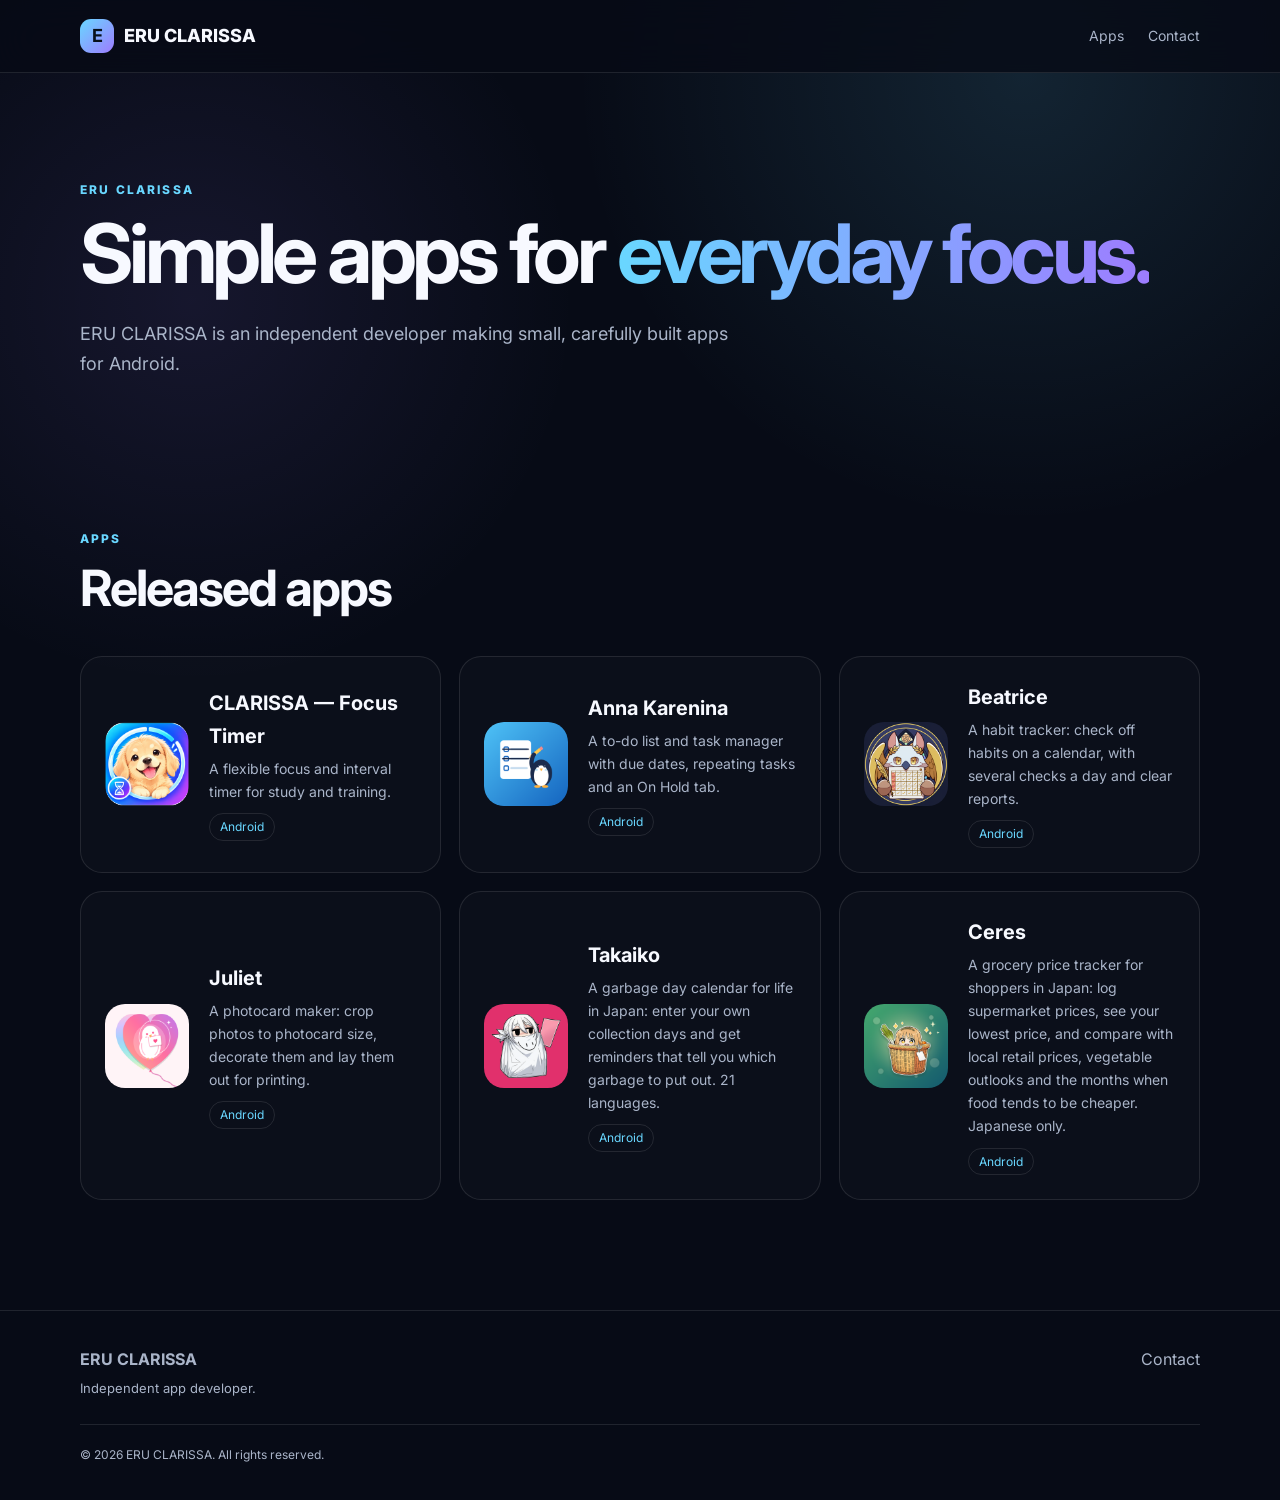
<file: index.html>
<!doctype html>
<html lang="en">
<head>
<meta charset="utf-8"><meta name="viewport" content="width=device-width,initial-scale=1">
<meta name="description" content="Apps by ERU CLARISSA.">
<title>ERU CLARISSA — Apps</title><link rel="stylesheet" href="styles.css?v=2">
</head>
<body>
<header><nav class="nav wrap"><a class="brand" href="index.html"><b>E</b> ERU CLARISSA</a>
<div><a href="#apps">Apps</a><a href="contact.html">Contact</a></div></nav></header>
<main>
<section class="hero" style="padding-bottom:40px"><div class="wrap">
<p class="eyebrow">ERU CLARISSA</p>
<h1>Simple apps for <span>everyday focus.</span></h1>
<p class="lead">ERU CLARISSA is an independent developer making small, carefully built apps for Android.</p>
</div></section>

<section id="apps" class="apps"><div class="wrap">
<p class="eyebrow">APPS</p><h2>Released apps</h2>
<div class="app-list">
<a class="app-card" href="focusflow/">
<img src="focusflow/icon.png" alt="CLARISSA — Focus Timer icon">
<div><h3>CLARISSA — Focus Timer</h3><p>A flexible focus and interval timer for study and training.</p><span class="tag">Android</span></div>
</a>
<a class="app-card" href="annakarenina/">
<img src="annakarenina/icon.png" alt="Anna Karenina icon">
<div><h3>Anna Karenina</h3><p>A to-do list and task manager with due dates, repeating tasks and an On Hold tab.</p><span class="tag">Android</span></div>
</a>
<a class="app-card" href="beatrice/">
<img src="beatrice/icon.png" alt="Beatrice icon">
<div><h3>Beatrice</h3><p>A habit tracker: check off habits on a calendar, with several checks a day and clear reports.</p><span class="tag">Android</span></div>
</a>
<a class="app-card" href="juliet/">
<img src="juliet/icon.png" alt="Juliet icon">
<div><h3>Juliet</h3><p>A photocard maker: crop photos to photocard size, decorate them and lay them out for printing.</p><span class="tag">Android</span></div>
</a>
<a class="app-card" href="takaiko/">
<img src="takaiko/icon.png" alt="Takaiko icon">
<div><h3>Takaiko</h3><p>A garbage day calendar for life in Japan: enter your own collection days and get reminders that tell you which garbage to put out. 21 languages.</p><span class="tag">Android</span></div>
</a>
<a class="app-card" href="ceres/">
<img src="ceres/icon.png" alt="Ceres icon">
<div><h3>Ceres</h3><p>A grocery price tracker for shoppers in Japan: log supermarket prices, see your lowest price, and compare with local retail prices, vegetable outlooks and the months when food tends to be cheaper. Japanese only.</p><span class="tag">Android</span></div>
</a>
</div>
</div></section>
</main>
<footer><div class="wrap foot"><div><b>ERU CLARISSA</b><p>Independent app developer.</p></div><div><a href="contact.html">Contact</a></div></div><div class="wrap copy">© 2026 ERU CLARISSA. All rights reserved.</div></footer>
</body></html>
</file>
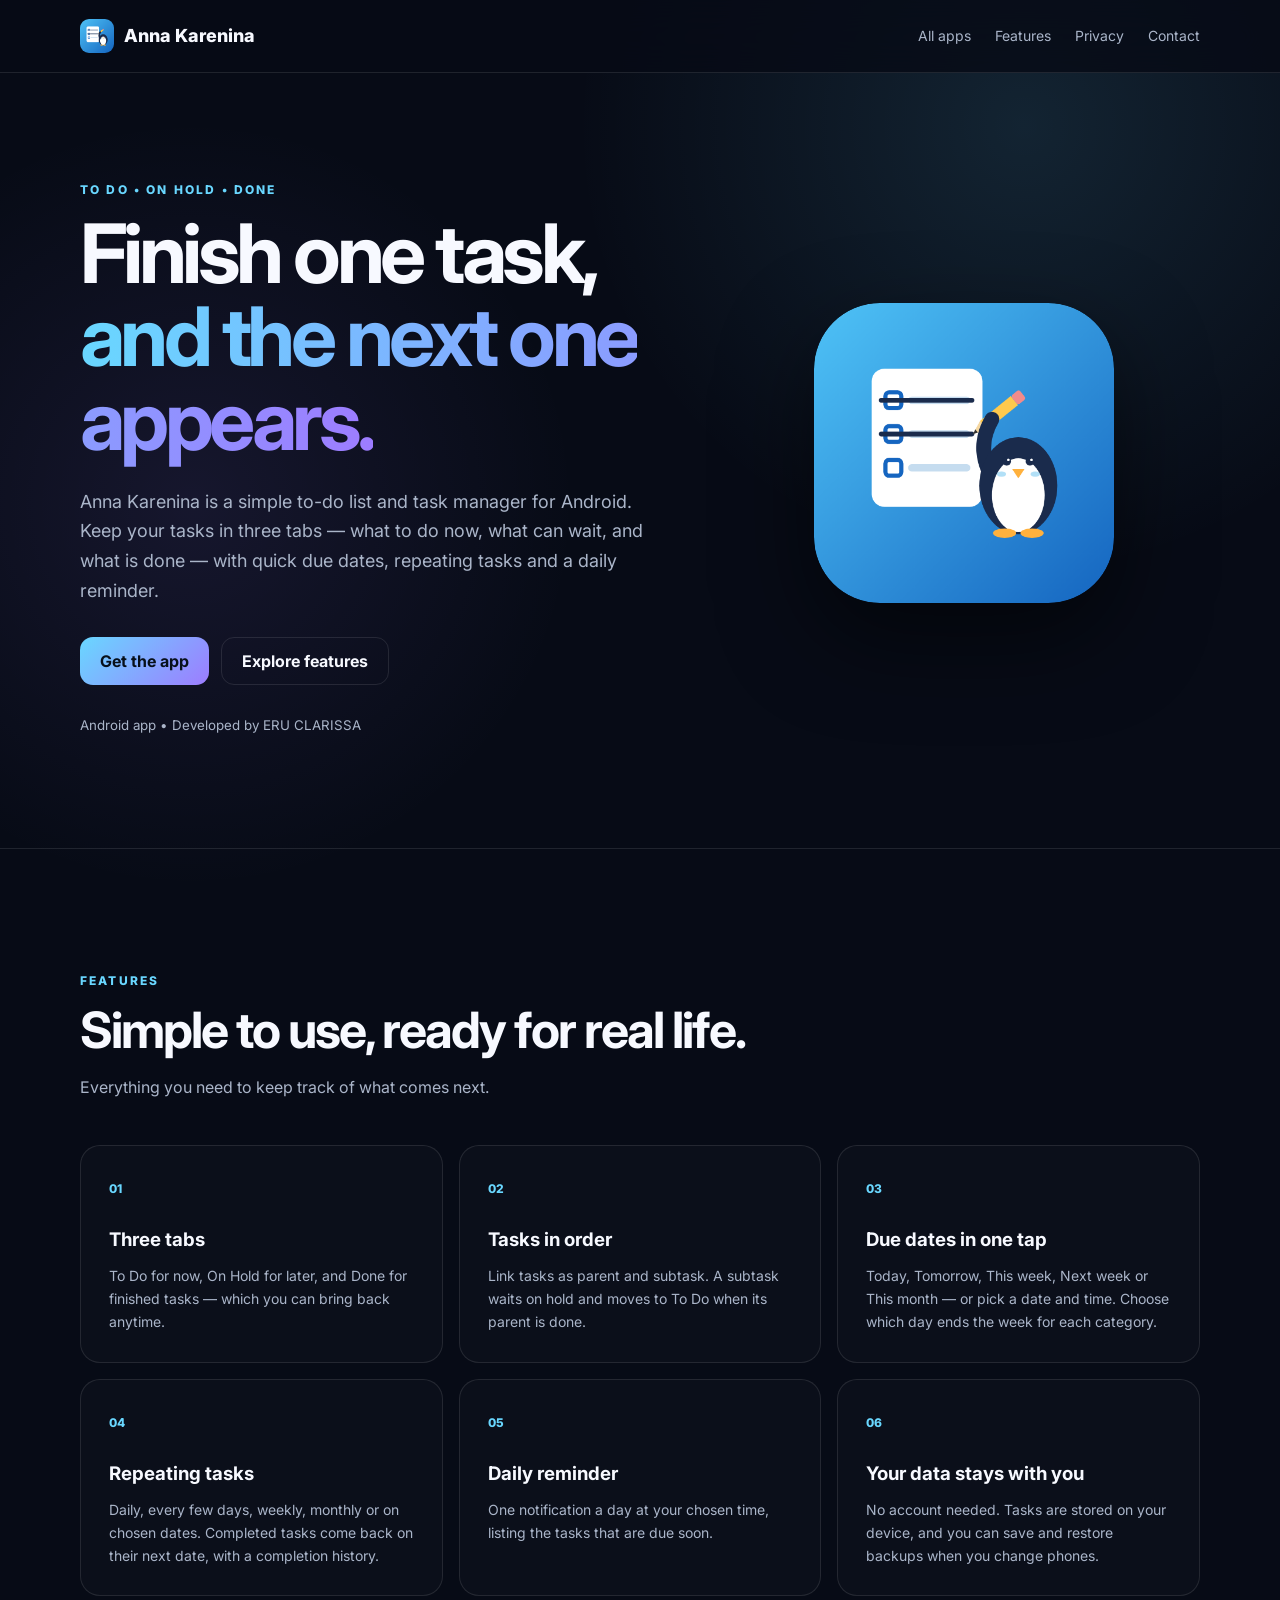
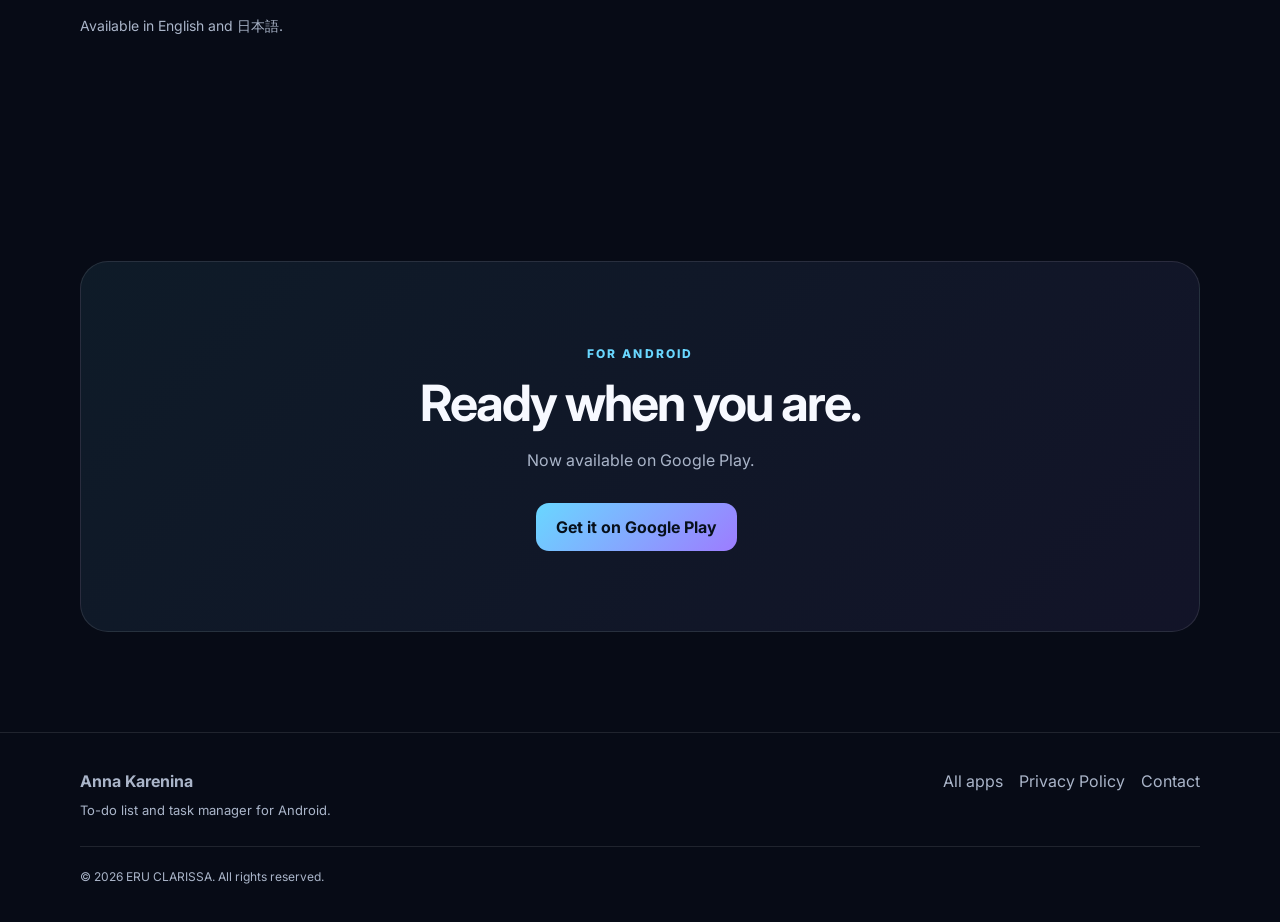
<file: annakarenina/index.html>
<!doctype html>
<html lang="en">
<head>
<meta charset="utf-8"><meta name="viewport" content="width=device-width,initial-scale=1">
<meta name="description" content="Anna Karenina: a to-do list and task manager for Android with due dates, repeating tasks and an On Hold tab.">
<title>Anna Karenina — To-Do List &amp; Tasks</title><link rel="stylesheet" href="../styles.css?v=2">
<link rel="icon" href="icon.png">
</head>
<body>
<header><nav class="nav wrap"><a class="brand" href="./"><img src="icon.png" alt="" width="34" height="34" style="width:34px;height:34px;border-radius:9px"> Anna Karenina</a>
<div><a href="../">All apps</a><a class="hide-sm" href="#features">Features</a><a href="privacy.html">Privacy</a><a href="../contact.html">Contact</a></div></nav></header>
<main>
<section class="hero"><div class="wrap hero-grid"><div>
<p class="eyebrow">TO DO • ON HOLD • DONE</p>
<h1>Finish one task, <span>and the next one appears.</span></h1>
<p class="lead">Anna Karenina is a simple to-do list and task manager for Android. Keep your tasks in three tabs — what to do now, what can wait, and what is done — with quick due dates, repeating tasks and a daily reminder.</p>
<p><a class="btn primary" href="#download">Get the app</a> <a class="btn" href="#features">Explore features</a></p>
<small>Android app • Developed by ERU CLARISSA</small>
</div>
<img class="hero-icon" src="icon.png" alt="Anna Karenina app icon">
</div></section>

<section id="features" class="section"><div class="wrap"><p class="eyebrow">FEATURES</p><h2>Simple to use, ready for real life.</h2><p class="muted intro">Everything you need to keep track of what comes next.</p>
<div class="grid">
<article><i>01</i><h3>Three tabs</h3><p>To Do for now, On Hold for later, and Done for finished tasks — which you can bring back anytime.</p></article>
<article><i>02</i><h3>Tasks in order</h3><p>Link tasks as parent and subtask. A subtask waits on hold and moves to To Do when its parent is done.</p></article>
<article><i>03</i><h3>Due dates in one tap</h3><p>Today, Tomorrow, This week, Next week or This month — or pick a date and time. Choose which day ends the week for each category.</p></article>
<article><i>04</i><h3>Repeating tasks</h3><p>Daily, every few days, weekly, monthly or on chosen dates. Completed tasks come back on their next date, with a completion history.</p></article>
<article><i>05</i><h3>Daily reminder</h3><p>One notification a day at your chosen time, listing the tasks that are due soon.</p></article>
<article><i>06</i><h3>Your data stays with you</h3><p>No account needed. Tasks are stored on your device, and you can save and restore backups when you change phones.</p></article>
</div>
<p class="langs">Available in English and 日本語.</p>
</div></section>

<section id="download" class="download"><div class="wrap cta"><p class="eyebrow">FOR ANDROID</p><h2>Ready when you are.</h2><p class="muted">Now available on Google Play.</p><a class="btn primary" href="https://play.google.com/store/apps/details?id=com.eruclarissa.annakarenina" target="_blank" rel="noopener">Get it on Google Play</a></div></section>
</main>
<footer><div class="wrap foot"><div><b>Anna Karenina</b><p>To-do list and task manager for Android.</p></div><div><a href="../">All apps</a>　<a href="privacy.html">Privacy Policy</a>　<a href="../contact.html">Contact</a></div></div><div class="wrap copy">© 2026 ERU CLARISSA. All rights reserved.</div></footer>
</body></html>
</file>
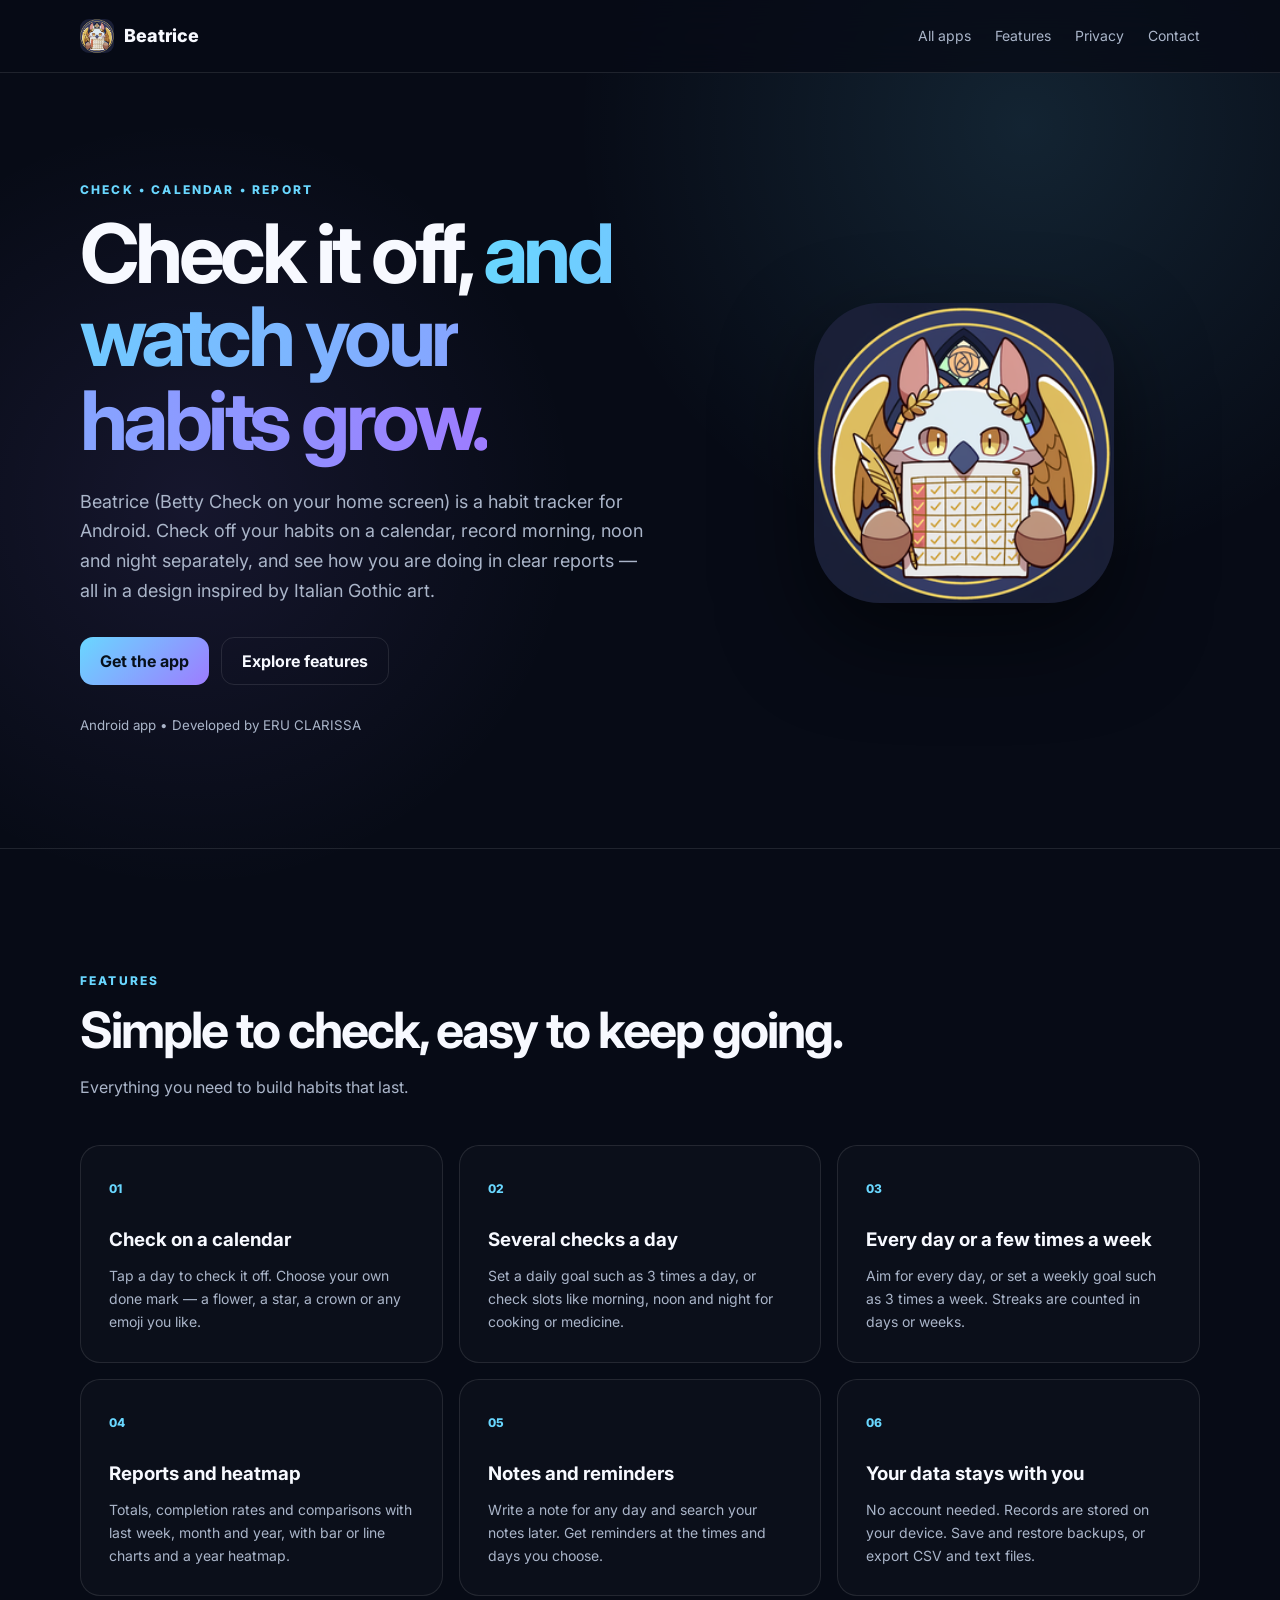
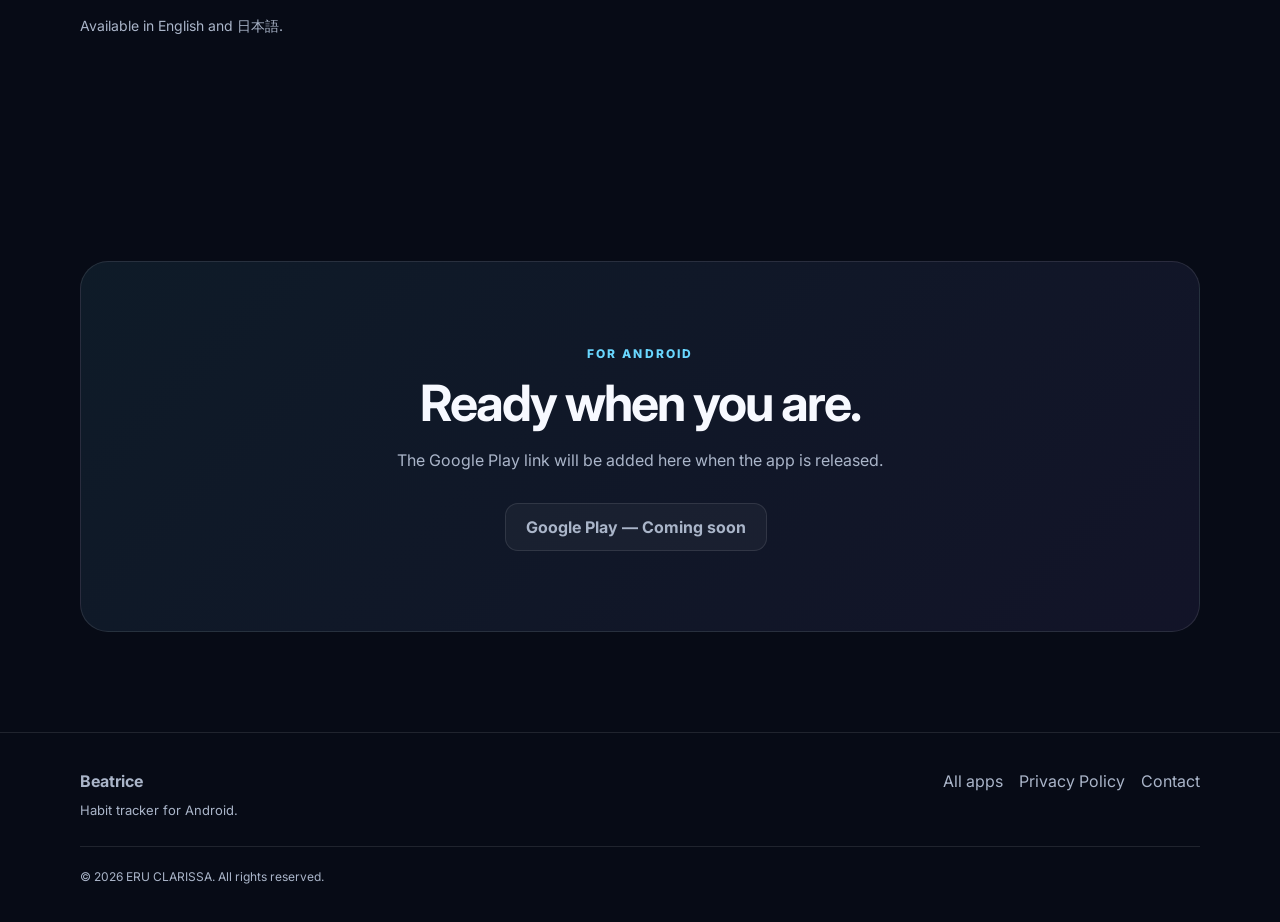
<file: beatrice/index.html>
<!doctype html>
<html lang="en">
<head>
<meta charset="utf-8"><meta name="viewport" content="width=device-width,initial-scale=1">
<meta name="description" content="Beatrice (Betty Check): a habit tracker for Android. Check off habits on a calendar, track several checks a day, and see your progress in reports.">
<title>Beatrice — Habit Tracker</title><link rel="stylesheet" href="../styles.css?v=2">
<link rel="icon" href="icon.png">
</head>
<body>
<header><nav class="nav wrap"><a class="brand" href="./"><img src="icon.png" alt="" width="34" height="34" style="width:34px;height:34px;border-radius:9px"> Beatrice</a>
<div><a href="../">All apps</a><a class="hide-sm" href="#features">Features</a><a href="privacy.html">Privacy</a><a href="../contact.html">Contact</a></div></nav></header>
<main>
<section class="hero"><div class="wrap hero-grid"><div>
<p class="eyebrow">CHECK • CALENDAR • REPORT</p>
<h1>Check it off, <span>and watch your habits grow.</span></h1>
<p class="lead">Beatrice (Betty Check on your home screen) is a habit tracker for Android. Check off your habits on a calendar, record morning, noon and night separately, and see how you are doing in clear reports — all in a design inspired by Italian Gothic art.</p>
<p><a class="btn primary" href="#download">Get the app</a> <a class="btn" href="#features">Explore features</a></p>
<small>Android app • Developed by ERU CLARISSA</small>
</div>
<img class="hero-icon" src="icon.png" alt="Beatrice app icon">
</div></section>

<section id="features" class="section"><div class="wrap"><p class="eyebrow">FEATURES</p><h2>Simple to check, easy to keep going.</h2><p class="muted intro">Everything you need to build habits that last.</p>
<div class="grid">
<article><i>01</i><h3>Check on a calendar</h3><p>Tap a day to check it off. Choose your own done mark — a flower, a star, a crown or any emoji you like.</p></article>
<article><i>02</i><h3>Several checks a day</h3><p>Set a daily goal such as 3 times a day, or check slots like morning, noon and night for cooking or medicine.</p></article>
<article><i>03</i><h3>Every day or a few times a week</h3><p>Aim for every day, or set a weekly goal such as 3 times a week. Streaks are counted in days or weeks.</p></article>
<article><i>04</i><h3>Reports and heatmap</h3><p>Totals, completion rates and comparisons with last week, month and year, with bar or line charts and a year heatmap.</p></article>
<article><i>05</i><h3>Notes and reminders</h3><p>Write a note for any day and search your notes later. Get reminders at the times and days you choose.</p></article>
<article><i>06</i><h3>Your data stays with you</h3><p>No account needed. Records are stored on your device. Save and restore backups, or export CSV and text files.</p></article>
</div>
<p class="langs">Available in English and 日本語.</p>
</div></section>

<section id="download" class="download"><div class="wrap cta"><p class="eyebrow">FOR ANDROID</p><h2>Ready when you are.</h2><p class="muted">The Google Play link will be added here when the app is released.</p><span class="btn disabled">Google Play — Coming soon</span></div></section>
</main>
<footer><div class="wrap foot"><div><b>Beatrice</b><p>Habit tracker for Android.</p></div><div><a href="../">All apps</a>　<a href="privacy.html">Privacy Policy</a>　<a href="../contact.html">Contact</a></div></div><div class="wrap copy">© 2026 ERU CLARISSA. All rights reserved.</div></footer>
</body></html>
</file>
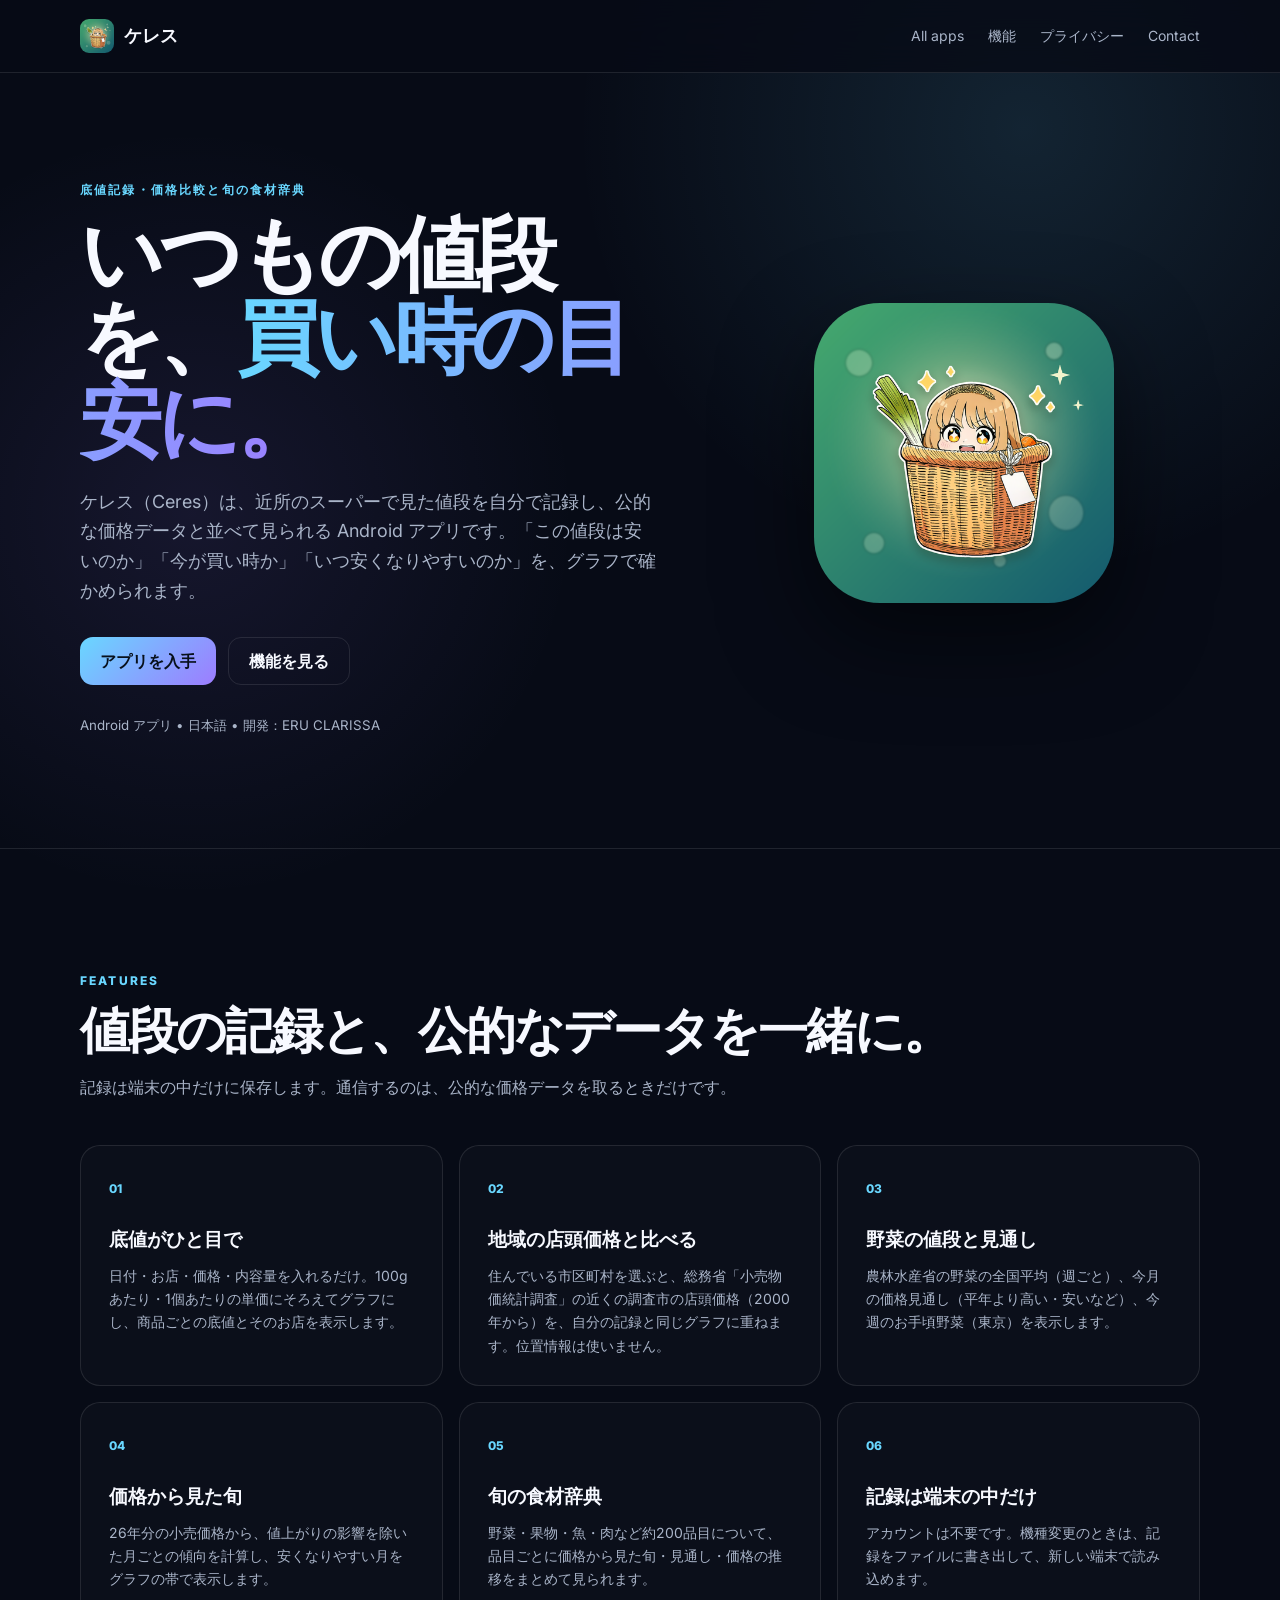
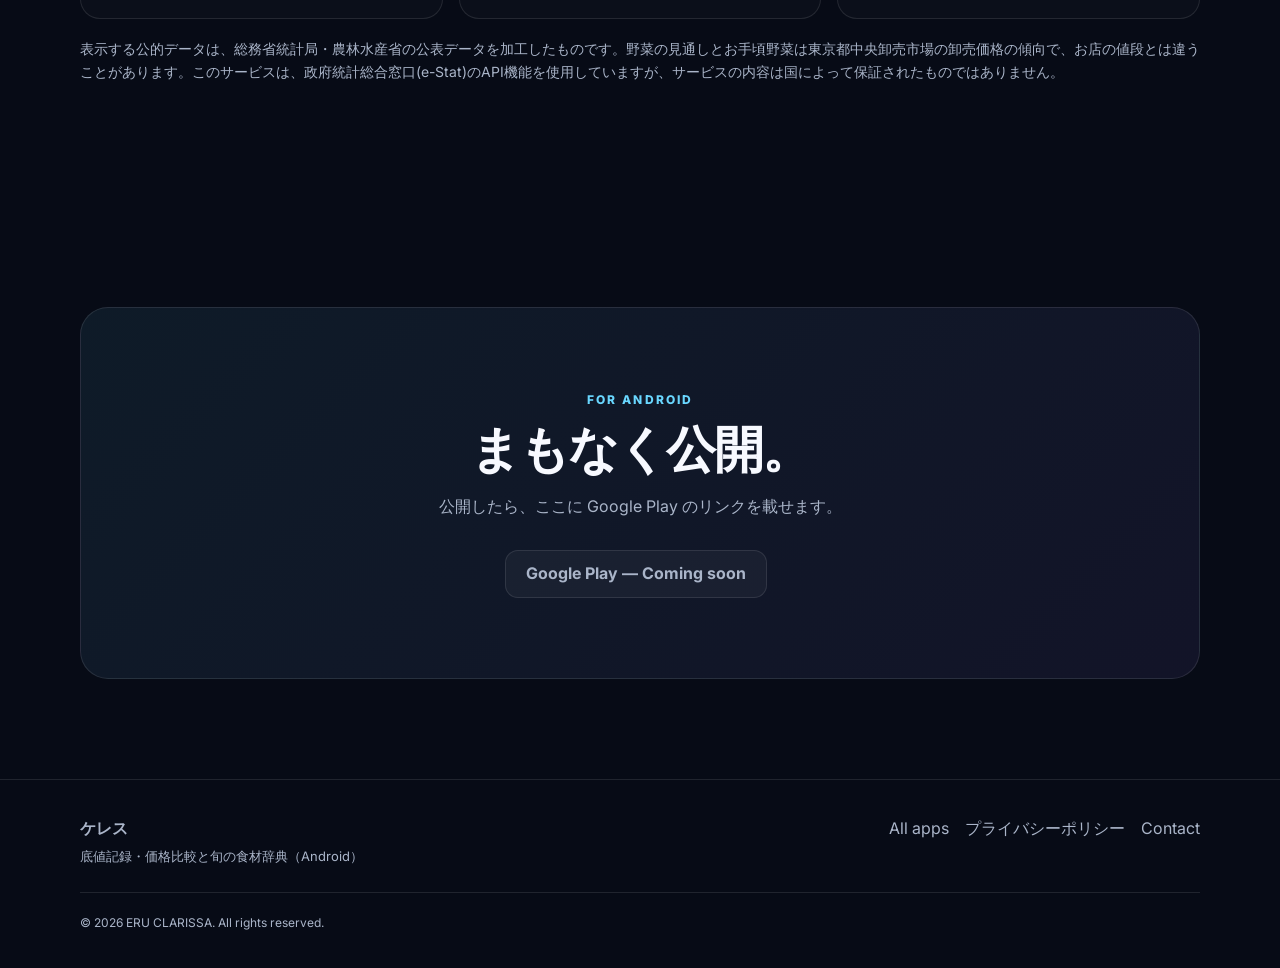
<file: ceres/index.html>
<!doctype html>
<html lang="ja">
<head>
<meta charset="utf-8"><meta name="viewport" content="width=device-width,initial-scale=1">
<meta name="description" content="ケレス（底値記録・価格比較と旬の食材辞典）：スーパーの値段を記録して底値をひと目で。地域の店頭価格・野菜の価格見通し・価格から見た旬と並べて、買い時が分かる Android アプリ。">
<title>ケレス — 底値記録・価格比較と旬の食材辞典</title><link rel="stylesheet" href="../styles.css?v=2">
<link rel="icon" href="icon.png">
</head>
<body>
<header><nav class="nav wrap"><a class="brand" href="./"><img src="icon.png" alt="" width="34" height="34" style="width:34px;height:34px;border-radius:9px"> ケレス</a>
<div><a href="../">All apps</a><a class="hide-sm" href="#features">機能</a><a href="privacy.html">プライバシー</a><a href="../contact.html">Contact</a></div></nav></header>
<main>
<section class="hero"><div class="wrap hero-grid"><div>
<p class="eyebrow">底値記録・価格比較と旬の食材辞典</p>
<h1>いつもの値段を、<span>買い時の目安に。</span></h1>
<p class="lead">ケレス（Ceres）は、近所のスーパーで見た値段を自分で記録し、公的な価格データと並べて見られる Android アプリです。「この値段は安いのか」「今が買い時か」「いつ安くなりやすいのか」を、グラフで確かめられます。</p>
<p><a class="btn primary" href="#download">アプリを入手</a> <a class="btn" href="#features">機能を見る</a></p>
<small>Android アプリ • 日本語 • 開発：ERU CLARISSA</small>
</div>
<img class="hero-icon" src="icon.png" alt="ケレスのアイコン">
</div></section>

<section id="features" class="section"><div class="wrap"><p class="eyebrow">FEATURES</p><h2>値段の記録と、公的なデータを一緒に。</h2><p class="muted intro">記録は端末の中だけに保存します。通信するのは、公的な価格データを取るときだけです。</p>
<div class="grid">
<article><i>01</i><h3>底値がひと目で</h3><p>日付・お店・価格・内容量を入れるだけ。100gあたり・1個あたりの単価にそろえてグラフにし、商品ごとの底値とそのお店を表示します。</p></article>
<article><i>02</i><h3>地域の店頭価格と比べる</h3><p>住んでいる市区町村を選ぶと、総務省「小売物価統計調査」の近くの調査市の店頭価格（2000年から）を、自分の記録と同じグラフに重ねます。位置情報は使いません。</p></article>
<article><i>03</i><h3>野菜の値段と見通し</h3><p>農林水産省の野菜の全国平均（週ごと）、今月の価格見通し（平年より高い・安いなど）、今週のお手頃野菜（東京）を表示します。</p></article>
<article><i>04</i><h3>価格から見た旬</h3><p>26年分の小売価格から、値上がりの影響を除いた月ごとの傾向を計算し、安くなりやすい月をグラフの帯で表示します。</p></article>
<article><i>05</i><h3>旬の食材辞典</h3><p>野菜・果物・魚・肉など約200品目について、品目ごとに価格から見た旬・見通し・価格の推移をまとめて見られます。</p></article>
<article><i>06</i><h3>記録は端末の中だけ</h3><p>アカウントは不要です。機種変更のときは、記録をファイルに書き出して、新しい端末で読み込めます。</p></article>
</div>
<p class="langs">表示する公的データは、総務省統計局・農林水産省の公表データを加工したものです。野菜の見通しとお手頃野菜は東京都中央卸売市場の卸売価格の傾向で、お店の値段とは違うことがあります。このサービスは、政府統計総合窓口(e-Stat)のAPI機能を使用していますが、サービスの内容は国によって保証されたものではありません。</p>
</div></section>

<section id="download" class="download"><div class="wrap cta"><p class="eyebrow">FOR ANDROID</p><h2>まもなく公開。</h2><p class="muted">公開したら、ここに Google Play のリンクを載せます。</p><span class="btn disabled">Google Play — Coming soon</span></div></section>
</main>
<footer><div class="wrap foot"><div><b>ケレス</b><p>底値記録・価格比較と旬の食材辞典（Android）</p></div><div><a href="../">All apps</a>　<a href="privacy.html">プライバシーポリシー</a>　<a href="../contact.html">Contact</a></div></div><div class="wrap copy">© 2026 ERU CLARISSA. All rights reserved.</div></footer>
</body></html>
</file>
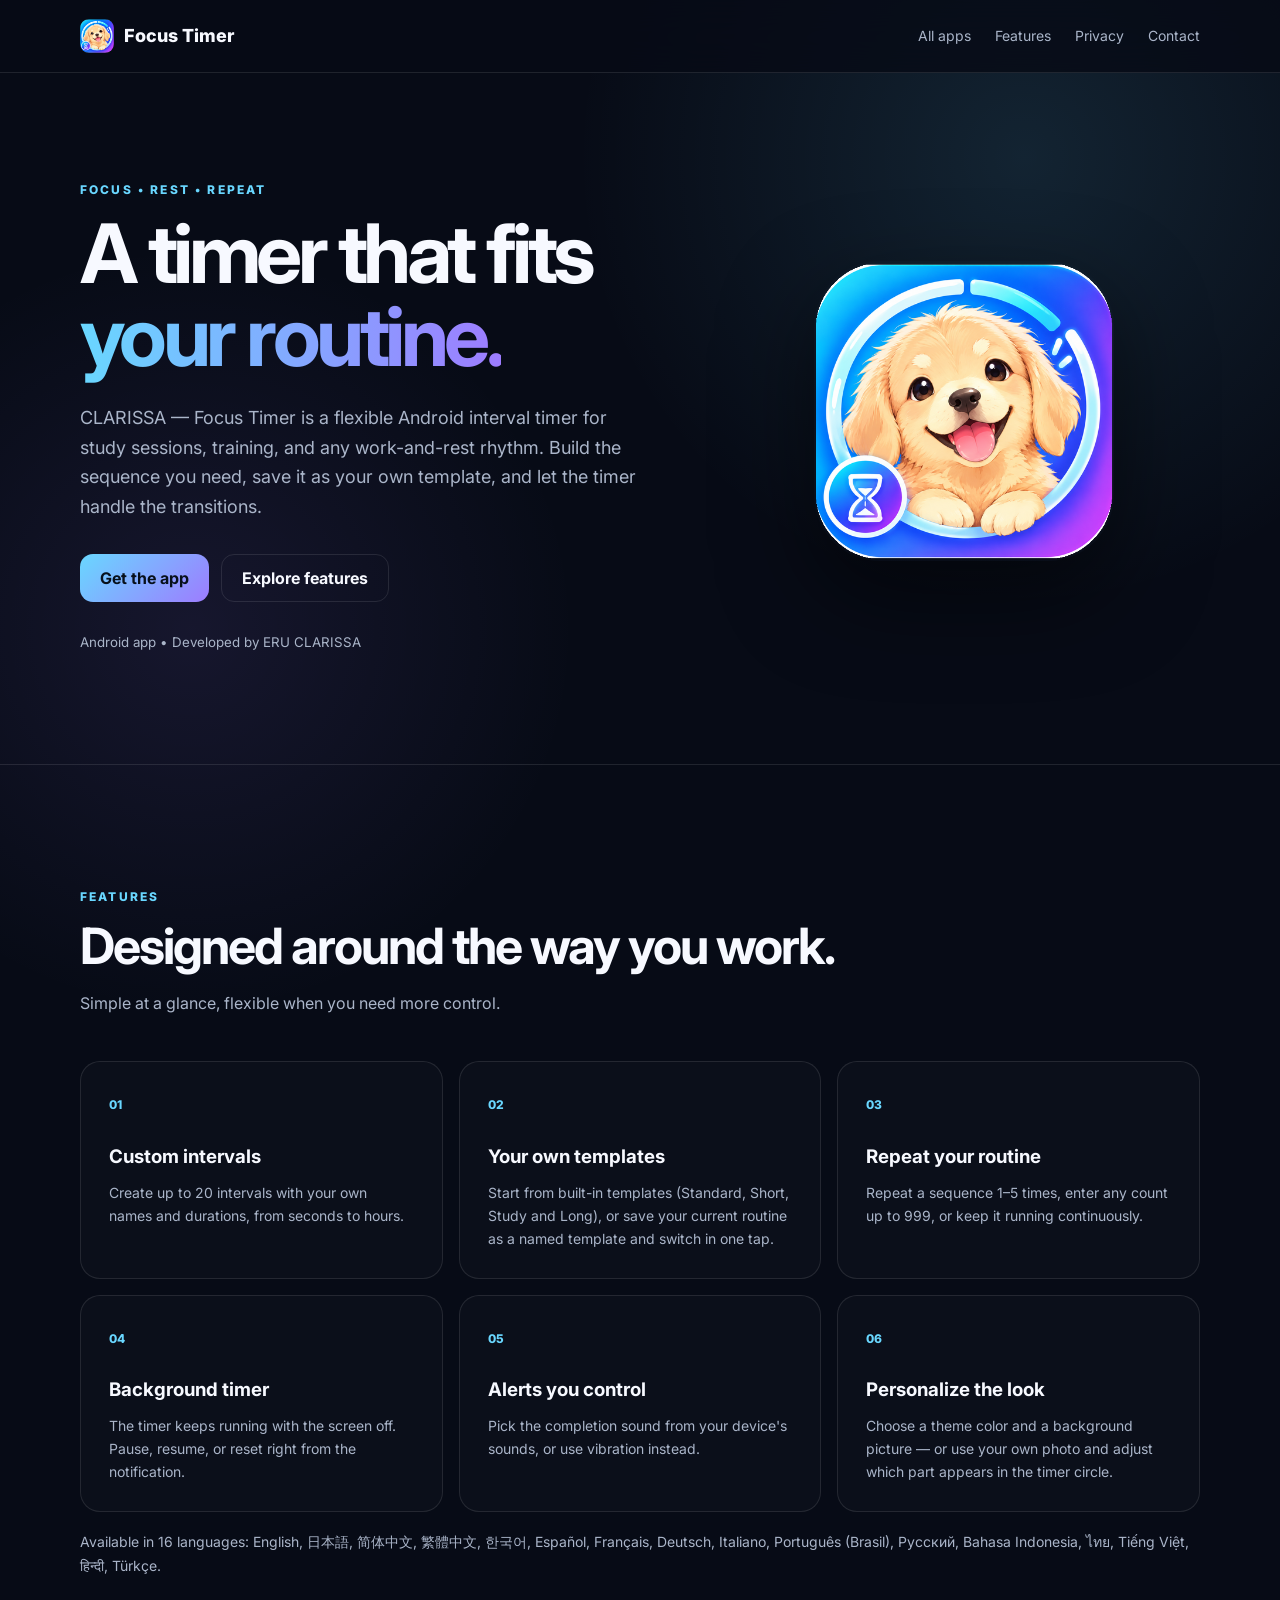
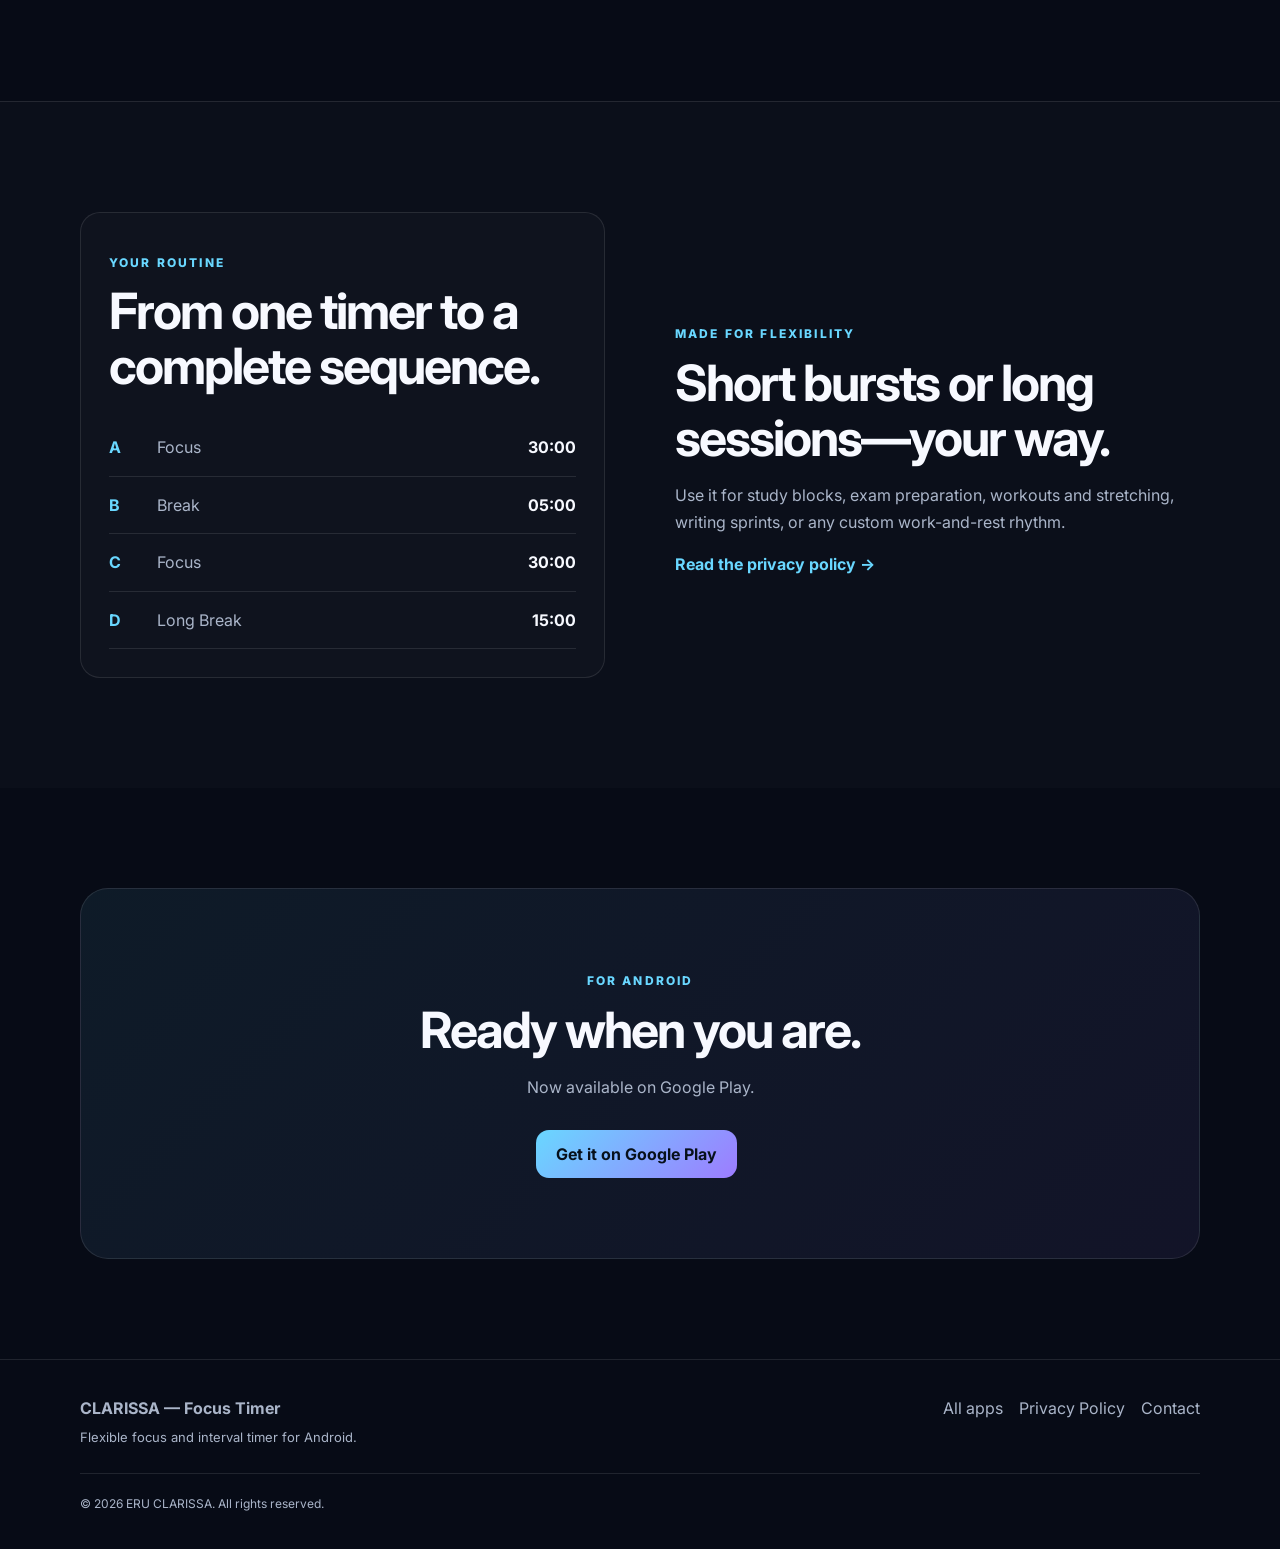
<file: focusflow/index.html>
<!doctype html>
<html lang="en">
<head>
<meta charset="utf-8"><meta name="viewport" content="width=device-width,initial-scale=1">
<meta name="description" content="CLARISSA — Focus Timer: a flexible Android focus and interval timer for study and training.">
<title>CLARISSA — Focus Timer</title><link rel="stylesheet" href="../styles.css?v=2">
<link rel="icon" href="icon.png">
</head>
<body>
<header><nav class="nav wrap"><a class="brand" href="./"><img src="icon.png" alt="" width="34" height="34" style="width:34px;height:34px;border-radius:9px"> Focus Timer</a>
<div><a href="../">All apps</a><a class="hide-sm" href="#features">Features</a><a href="privacy.html">Privacy</a><a href="../contact.html">Contact</a></div></nav></header>
<main>
<section class="hero"><div class="wrap hero-grid"><div>
<p class="eyebrow">FOCUS • REST • REPEAT</p>
<h1>A timer that fits <span>your routine.</span></h1>
<p class="lead">CLARISSA — Focus Timer is a flexible Android interval timer for study sessions, training, and any work-and-rest rhythm. Build the sequence you need, save it as your own template, and let the timer handle the transitions.</p>
<p><a class="btn primary" href="#download">Get the app</a> <a class="btn" href="#features">Explore features</a></p>
<small>Android app • Developed by ERU CLARISSA</small>
</div>
<img class="hero-icon" src="icon.png" alt="CLARISSA — Focus Timer app icon">
</div></section>

<section id="features" class="section"><div class="wrap"><p class="eyebrow">FEATURES</p><h2>Designed around the way you work.</h2><p class="muted intro">Simple at a glance, flexible when you need more control.</p>
<div class="grid">
<article><i>01</i><h3>Custom intervals</h3><p>Create up to 20 intervals with your own names and durations, from seconds to hours.</p></article>
<article><i>02</i><h3>Your own templates</h3><p>Start from built-in templates (Standard, Short, Study and Long), or save your current routine as a named template and switch in one tap.</p></article>
<article><i>03</i><h3>Repeat your routine</h3><p>Repeat a sequence 1–5 times, enter any count up to 999, or keep it running continuously.</p></article>
<article><i>04</i><h3>Background timer</h3><p>The timer keeps running with the screen off. Pause, resume, or reset right from the notification.</p></article>
<article><i>05</i><h3>Alerts you control</h3><p>Pick the completion sound from your device's sounds, or use vibration instead.</p></article>
<article><i>06</i><h3>Personalize the look</h3><p>Choose a theme color and a background picture — or use your own photo and adjust which part appears in the timer circle.</p></article>
</div>
<p class="langs">Available in 16 languages: English, 日本語, 简体中文, 繁體中文, 한국어, Español, Français, Deutsch, Italiano, Português (Brasil), Русский, Bahasa Indonesia, ไทย, Tiếng Việt, हिन्दी, Türkçe.</p>
</div></section>

<section class="showcase"><div class="wrap split"><div class="panel"><p class="eyebrow">YOUR ROUTINE</p><h2>From one timer to a complete sequence.</h2>
<div class="routine"><div><b>A</b><span>Focus</span><strong>30:00</strong></div><div><b>B</b><span>Break</span><strong>05:00</strong></div><div><b>C</b><span>Focus</span><strong>30:00</strong></div><div><b>D</b><span>Long Break</span><strong>15:00</strong></div></div></div>
<div><p class="eyebrow">MADE FOR FLEXIBILITY</p><h2>Short bursts or long sessions—your way.</h2><p class="muted">Use it for study blocks, exam preparation, workouts and stretching, writing sprints, or any custom work-and-rest rhythm.</p><a class="link" href="privacy.html">Read the privacy policy →</a></div></div></section>

<section id="download" class="download"><div class="wrap cta"><p class="eyebrow">FOR ANDROID</p><h2>Ready when you are.</h2><p class="muted">Now available on Google Play.</p><a class="btn primary" href="https://play.google.com/store/apps/details?id=com.eruclarissa.focusflow" target="_blank" rel="noopener">Get it on Google Play</a></div></section>
</main>
<footer><div class="wrap foot"><div><b>CLARISSA — Focus Timer</b><p>Flexible focus and interval timer for Android.</p></div><div><a href="../">All apps</a>　<a href="privacy.html">Privacy Policy</a>　<a href="../contact.html">Contact</a></div></div><div class="wrap copy">© 2026 ERU CLARISSA. All rights reserved.</div></footer>
</body></html>
</file>
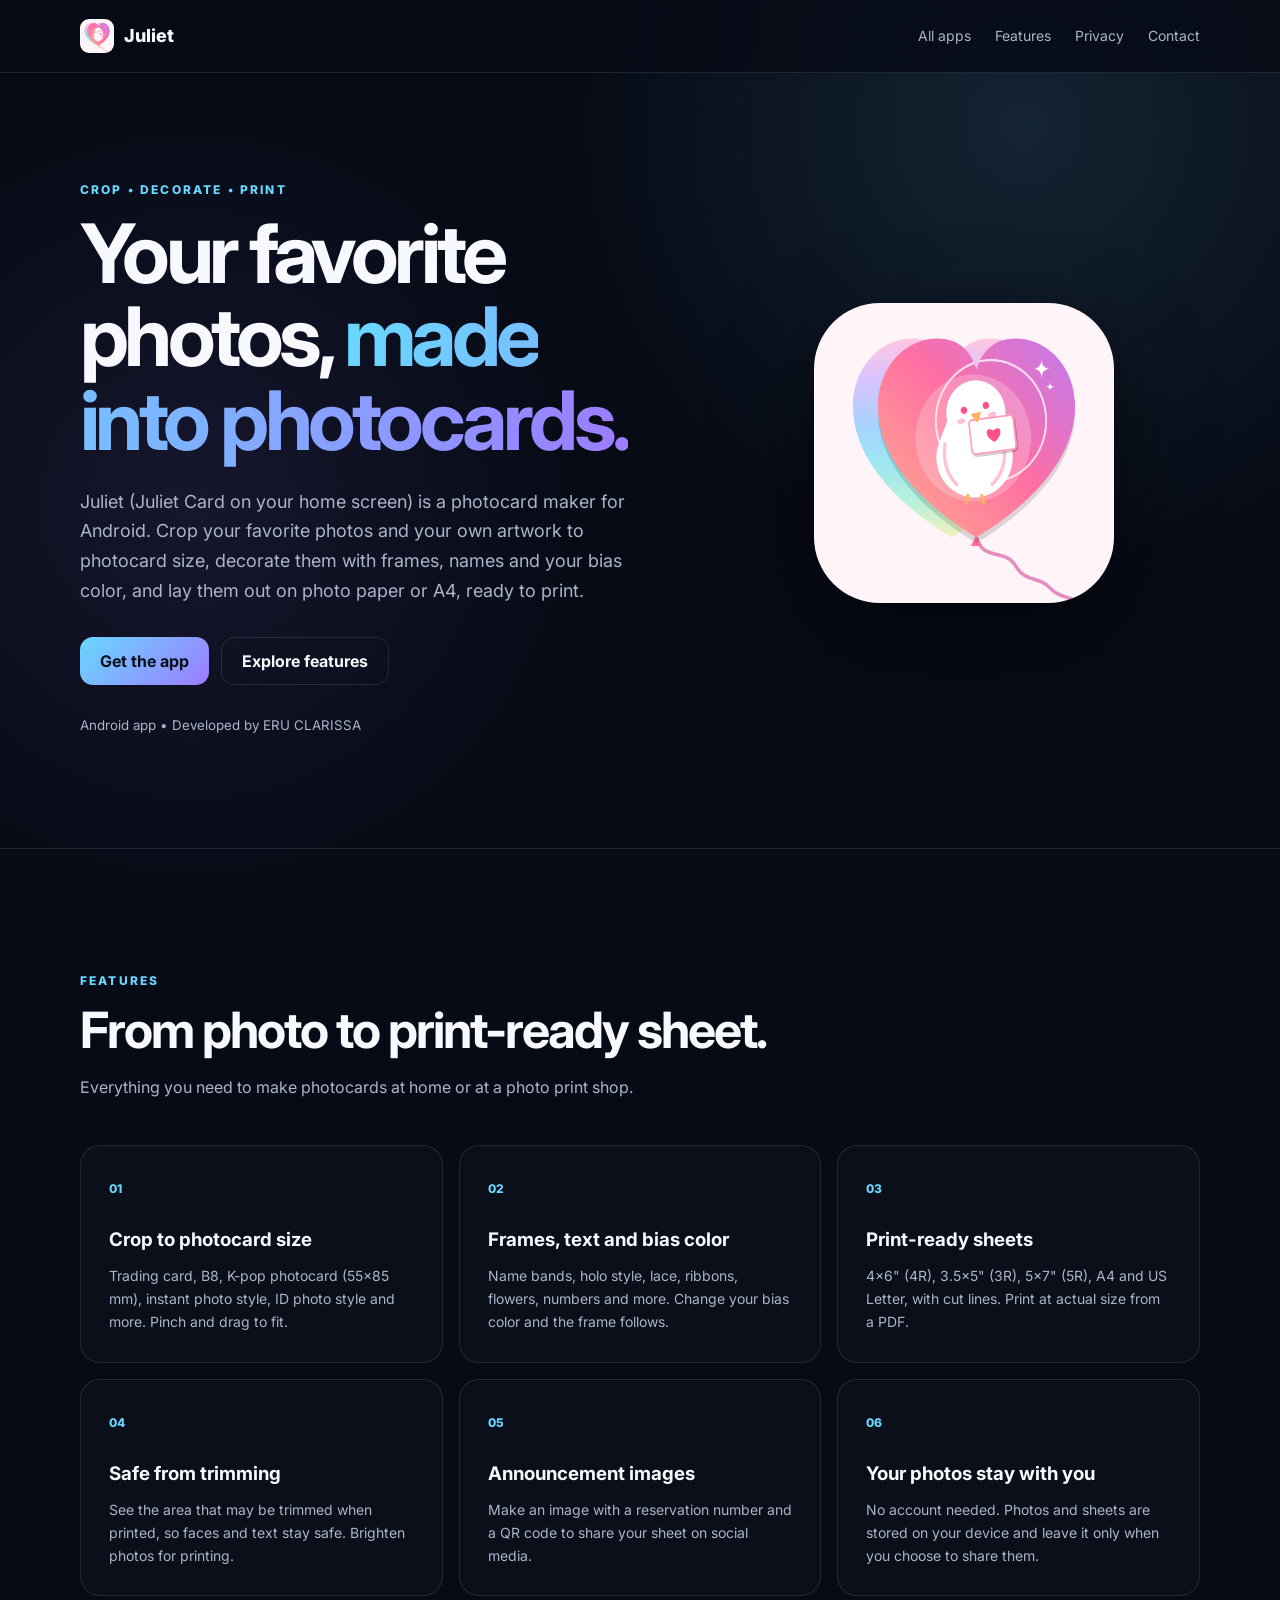
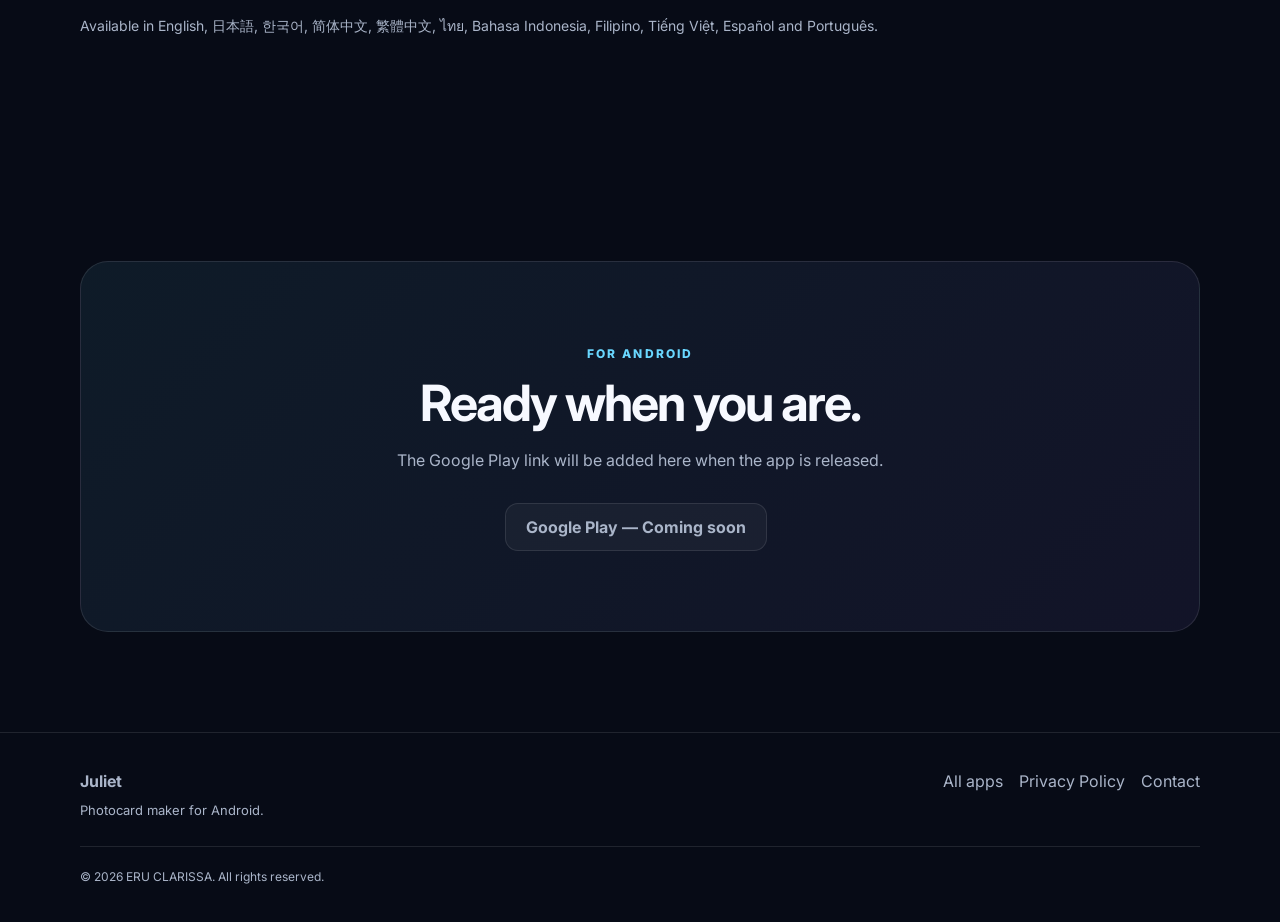
<file: juliet/index.html>
<!doctype html>
<html lang="en">
<head>
<meta charset="utf-8"><meta name="viewport" content="width=device-width,initial-scale=1">
<meta name="description" content="Juliet (Juliet Card): a photocard maker for Android. Crop photos to photocard size, decorate them with frames and names, and lay them out on photo paper or A4 for printing.">
<title>Juliet — Photocard Maker</title><link rel="stylesheet" href="../styles.css?v=2">
<link rel="icon" href="icon.png">
</head>
<body>
<header><nav class="nav wrap"><a class="brand" href="./"><img src="icon.png" alt="" width="34" height="34" style="width:34px;height:34px;border-radius:9px"> Juliet</a>
<div><a href="../">All apps</a><a class="hide-sm" href="#features">Features</a><a href="privacy.html">Privacy</a><a href="../contact.html">Contact</a></div></nav></header>
<main>
<section class="hero"><div class="wrap hero-grid"><div>
<p class="eyebrow">CROP • DECORATE • PRINT</p>
<h1>Your favorite photos, <span>made into photocards.</span></h1>
<p class="lead">Juliet (Juliet Card on your home screen) is a photocard maker for Android. Crop your favorite photos and your own artwork to photocard size, decorate them with frames, names and your bias color, and lay them out on photo paper or A4, ready to print.</p>
<p><a class="btn primary" href="#download">Get the app</a> <a class="btn" href="#features">Explore features</a></p>
<small>Android app • Developed by ERU CLARISSA</small>
</div>
<img class="hero-icon" src="icon.png" alt="Juliet app icon">
</div></section>

<section id="features" class="section"><div class="wrap"><p class="eyebrow">FEATURES</p><h2>From photo to print-ready sheet.</h2><p class="muted intro">Everything you need to make photocards at home or at a photo print shop.</p>
<div class="grid">
<article><i>01</i><h3>Crop to photocard size</h3><p>Trading card, B8, K-pop photocard (55×85 mm), instant photo style, ID photo style and more. Pinch and drag to fit.</p></article>
<article><i>02</i><h3>Frames, text and bias color</h3><p>Name bands, holo style, lace, ribbons, flowers, numbers and more. Change your bias color and the frame follows.</p></article>
<article><i>03</i><h3>Print-ready sheets</h3><p>4×6" (4R), 3.5×5" (3R), 5×7" (5R), A4 and US Letter, with cut lines. Print at actual size from a PDF.</p></article>
<article><i>04</i><h3>Safe from trimming</h3><p>See the area that may be trimmed when printed, so faces and text stay safe. Brighten photos for printing.</p></article>
<article><i>05</i><h3>Announcement images</h3><p>Make an image with a reservation number and a QR code to share your sheet on social media.</p></article>
<article><i>06</i><h3>Your photos stay with you</h3><p>No account needed. Photos and sheets are stored on your device and leave it only when you choose to share them.</p></article>
</div>
<p class="langs">Available in English, 日本語, 한국어, 简体中文, 繁體中文, ไทย, Bahasa Indonesia, Filipino, Tiếng Việt, Español and Português.</p>
</div></section>

<section id="download" class="download"><div class="wrap cta"><p class="eyebrow">FOR ANDROID</p><h2>Ready when you are.</h2><p class="muted">The Google Play link will be added here when the app is released.</p><span class="btn disabled">Google Play — Coming soon</span></div></section>
</main>
<footer><div class="wrap foot"><div><b>Juliet</b><p>Photocard maker for Android.</p></div><div><a href="../">All apps</a>　<a href="privacy.html">Privacy Policy</a>　<a href="../contact.html">Contact</a></div></div><div class="wrap copy">© 2026 ERU CLARISSA. All rights reserved.</div></footer>
</body></html>
</file>
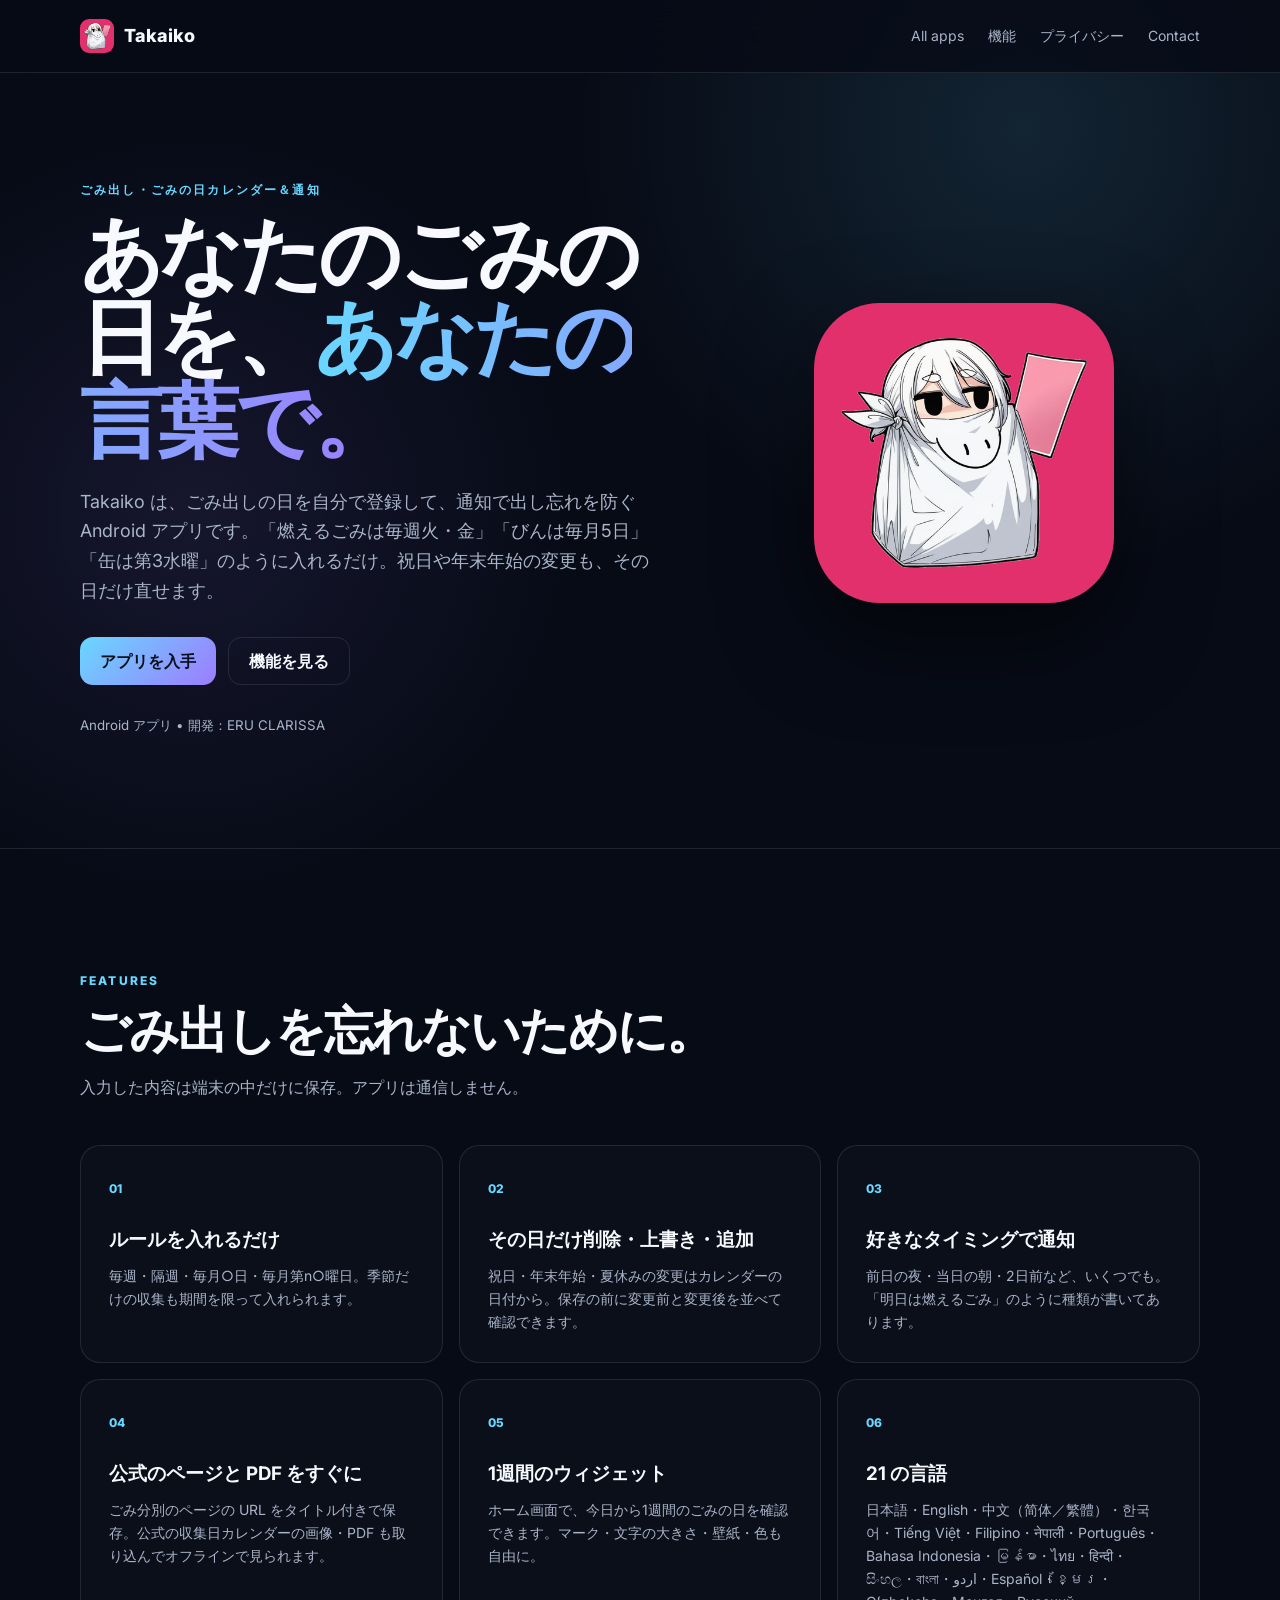
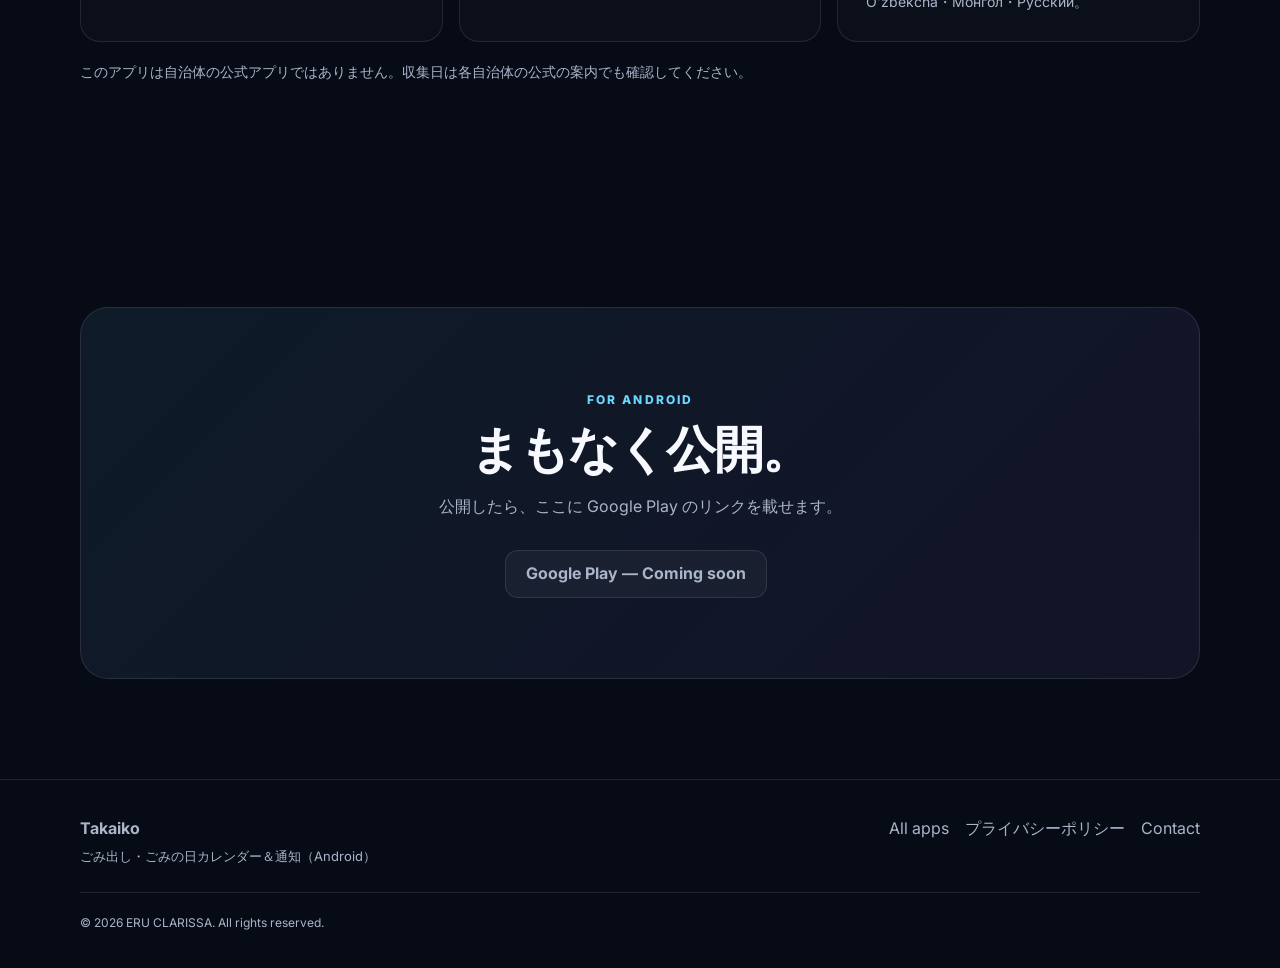
<file: takaiko/index.html>
<!doctype html>
<html lang="ja">
<head>
<meta charset="utf-8"><meta name="viewport" content="width=device-width,initial-scale=1">
<meta name="description" content="Takaiko（ごみ出し・ごみの日カレンダー＆通知）：ごみ出しの日を自分で登録して、前日・当日などに通知。祝日・年末年始の変更、ごみ分別のページや公式の収集日 PDF の保存、1週間のウィジェット、21 言語に対応した Android アプリ。">
<title>Takaiko — ごみ出し・ごみの日カレンダー＆通知</title><link rel="stylesheet" href="../styles.css?v=2">
<link rel="icon" href="icon.png">
</head>
<body>
<header><nav class="nav wrap"><a class="brand" href="./"><img src="icon.png" alt="" width="34" height="34" style="width:34px;height:34px;border-radius:9px"> Takaiko</a>
<div><a href="../">All apps</a><a class="hide-sm" href="#features">機能</a><a href="privacy.html">プライバシー</a><a href="../contact.html">Contact</a></div></nav></header>
<main>
<section class="hero"><div class="wrap hero-grid"><div>
<p class="eyebrow">ごみ出し・ごみの日カレンダー＆通知</p>
<h1>あなたのごみの日を、<span>あなたの言葉で。</span></h1>
<p class="lead">Takaiko は、ごみ出しの日を自分で登録して、通知で出し忘れを防ぐ Android アプリです。「燃えるごみは毎週火・金」「びんは毎月5日」「缶は第3水曜」のように入れるだけ。祝日や年末年始の変更も、その日だけ直せます。</p>
<p><a class="btn primary" href="#download">アプリを入手</a> <a class="btn" href="#features">機能を見る</a></p>
<small>Android アプリ • 開発：ERU CLARISSA</small>
</div>
<img class="hero-icon" src="icon.png" alt="Takaiko のアイコン">
</div></section>

<section id="features" class="section"><div class="wrap"><p class="eyebrow">FEATURES</p><h2>ごみ出しを忘れないために。</h2><p class="muted intro">入力した内容は端末の中だけに保存。アプリは通信しません。</p>
<div class="grid">
<article><i>01</i><h3>ルールを入れるだけ</h3><p>毎週・隔週・毎月○日・毎月第n○曜日。季節だけの収集も期間を限って入れられます。</p></article>
<article><i>02</i><h3>その日だけ削除・上書き・追加</h3><p>祝日・年末年始・夏休みの変更はカレンダーの日付から。保存の前に変更前と変更後を並べて確認できます。</p></article>
<article><i>03</i><h3>好きなタイミングで通知</h3><p>前日の夜・当日の朝・2日前など、いくつでも。「明日は燃えるごみ」のように種類が書いてあります。</p></article>
<article><i>04</i><h3>公式のページと PDF をすぐに</h3><p>ごみ分別のページの URL をタイトル付きで保存。公式の収集日カレンダーの画像・PDF も取り込んでオフラインで見られます。</p></article>
<article><i>05</i><h3>1週間のウィジェット</h3><p>ホーム画面で、今日から1週間のごみの日を確認できます。マーク・文字の大きさ・壁紙・色も自由に。</p></article>
<article><i>06</i><h3>21 の言語</h3><p>日本語・English・中文（简体／繁體）・한국어・Tiếng Việt・Filipino・नेपाली・Português・Bahasa Indonesia・မြန်မာ・ไทย・हिन्दी・සිංහල・বাংলা・اردو・Español・ខ្មែរ・Oʻzbekcha・Монгол・Русский。</p></article>
</div>
<p class="langs">このアプリは自治体の公式アプリではありません。収集日は各自治体の公式の案内でも確認してください。</p>
</div></section>

<section id="download" class="download"><div class="wrap cta"><p class="eyebrow">FOR ANDROID</p><h2>まもなく公開。</h2><p class="muted">公開したら、ここに Google Play のリンクを載せます。</p><span class="btn disabled">Google Play — Coming soon</span></div></section>
</main>
<footer><div class="wrap foot"><div><b>Takaiko</b><p>ごみ出し・ごみの日カレンダー＆通知（Android）</p></div><div><a href="../">All apps</a>　<a href="privacy.html">プライバシーポリシー</a>　<a href="../contact.html">Contact</a></div></div><div class="wrap copy">© 2026 ERU CLARISSA. All rights reserved.</div></footer>
</body></html>
</file>
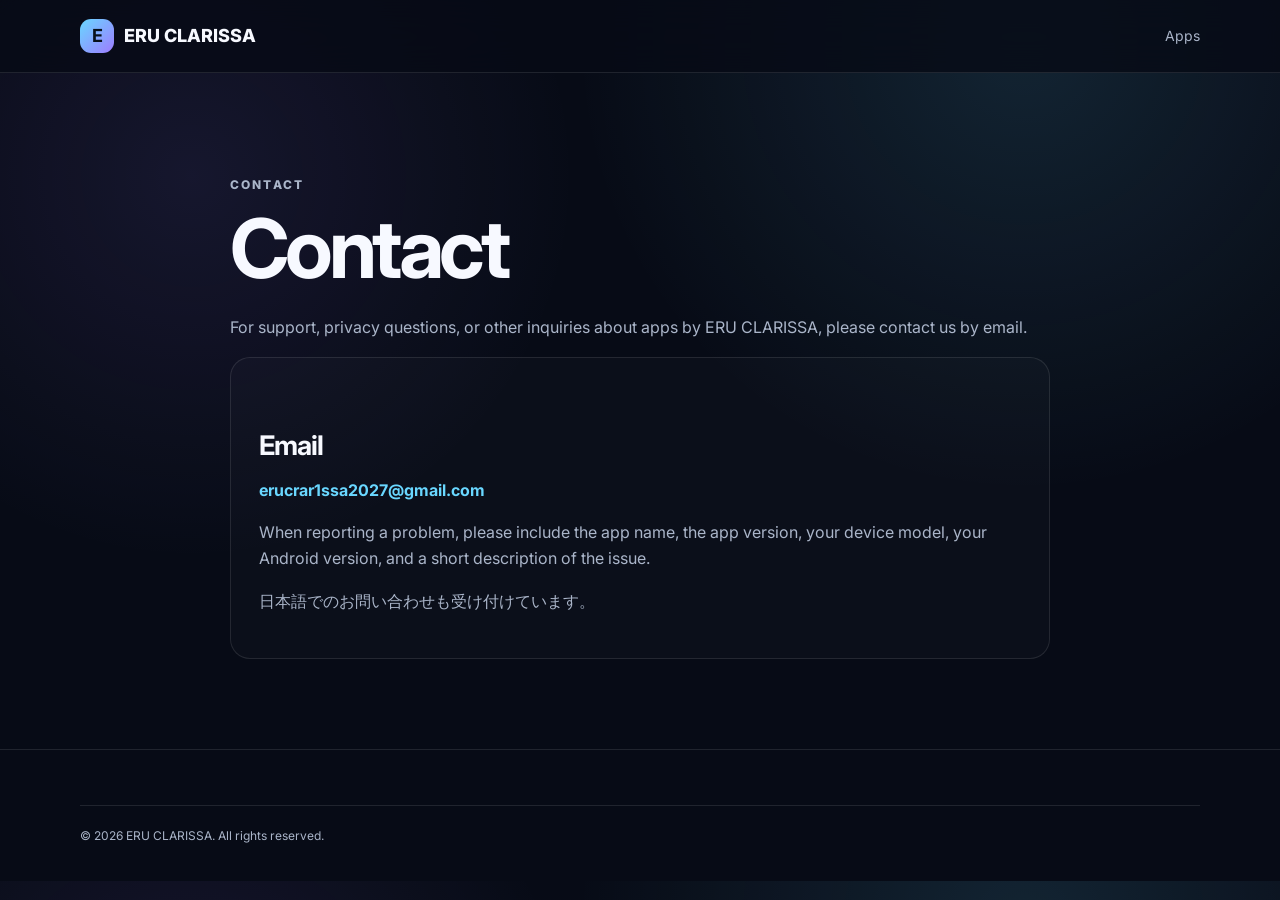
<file: contact.html>
<!doctype html><html lang="en"><head><meta charset="utf-8"><meta name="viewport" content="width=device-width,initial-scale=1"><title>Contact — ERU CLARISSA</title><link rel="stylesheet" href="styles.css?v=2"></head>
<body><header><nav class="nav wrap"><a class="brand" href="index.html"><b>E</b> ERU CLARISSA</a><div><a href="index.html">Apps</a></div></nav></header>
<main class="legal"><div class="wrap narrow"><p class="eyebrow">CONTACT</p><h1>Contact</h1>
<p class="muted">For support, privacy questions, or other inquiries about apps by ERU CLARISSA, please contact us by email.</p>
<div class="panel"><h2>Email</h2><p><a class="link" href="mailto:erucrar1ssa2027@gmail.com">erucrar1ssa2027@gmail.com</a></p>
<p class="muted">When reporting a problem, please include the app name, the app version, your device model, your Android version, and a short description of the issue.</p>
<p class="muted">日本語でのお問い合わせも受け付けています。</p></div></div></main>
<footer><div class="wrap copy">© 2026 ERU CLARISSA. All rights reserved.</div></footer></body></html>
</file>
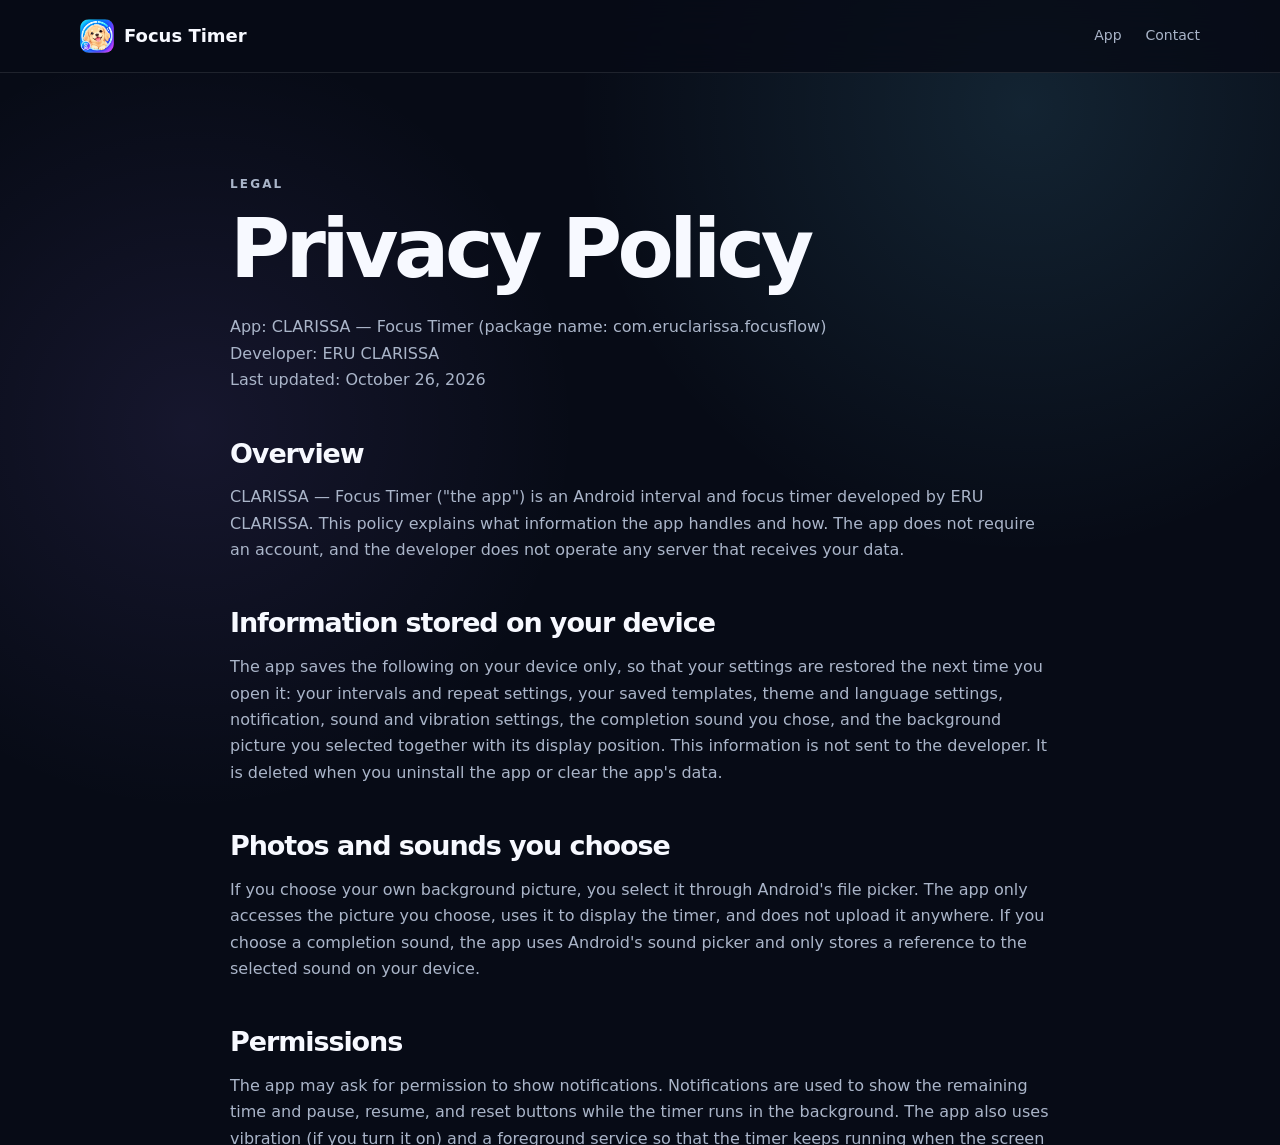
<file: privacy.html>
<!doctype html><html lang="en"><head><meta charset="utf-8"><meta name="viewport" content="width=device-width,initial-scale=1">
<title>Privacy Policy — CLARISSA — Focus Timer</title>
<link rel="canonical" href="https://eru-clarissa.github.io/focusflow/privacy.html">
<meta http-equiv="refresh" content="0; url=focusflow/privacy.html">
<link rel="stylesheet" href="styles.css?v=2"></head>
<body><main class="legal"><div class="wrap narrow"><h1>Privacy Policy</h1>
<p class="muted">The privacy policy for CLARISSA — Focus Timer has moved to <a class="link" href="focusflow/privacy.html">eru-clarissa.github.io/focusflow/privacy.html</a>.</p>
</div></main></body></html>
</file>
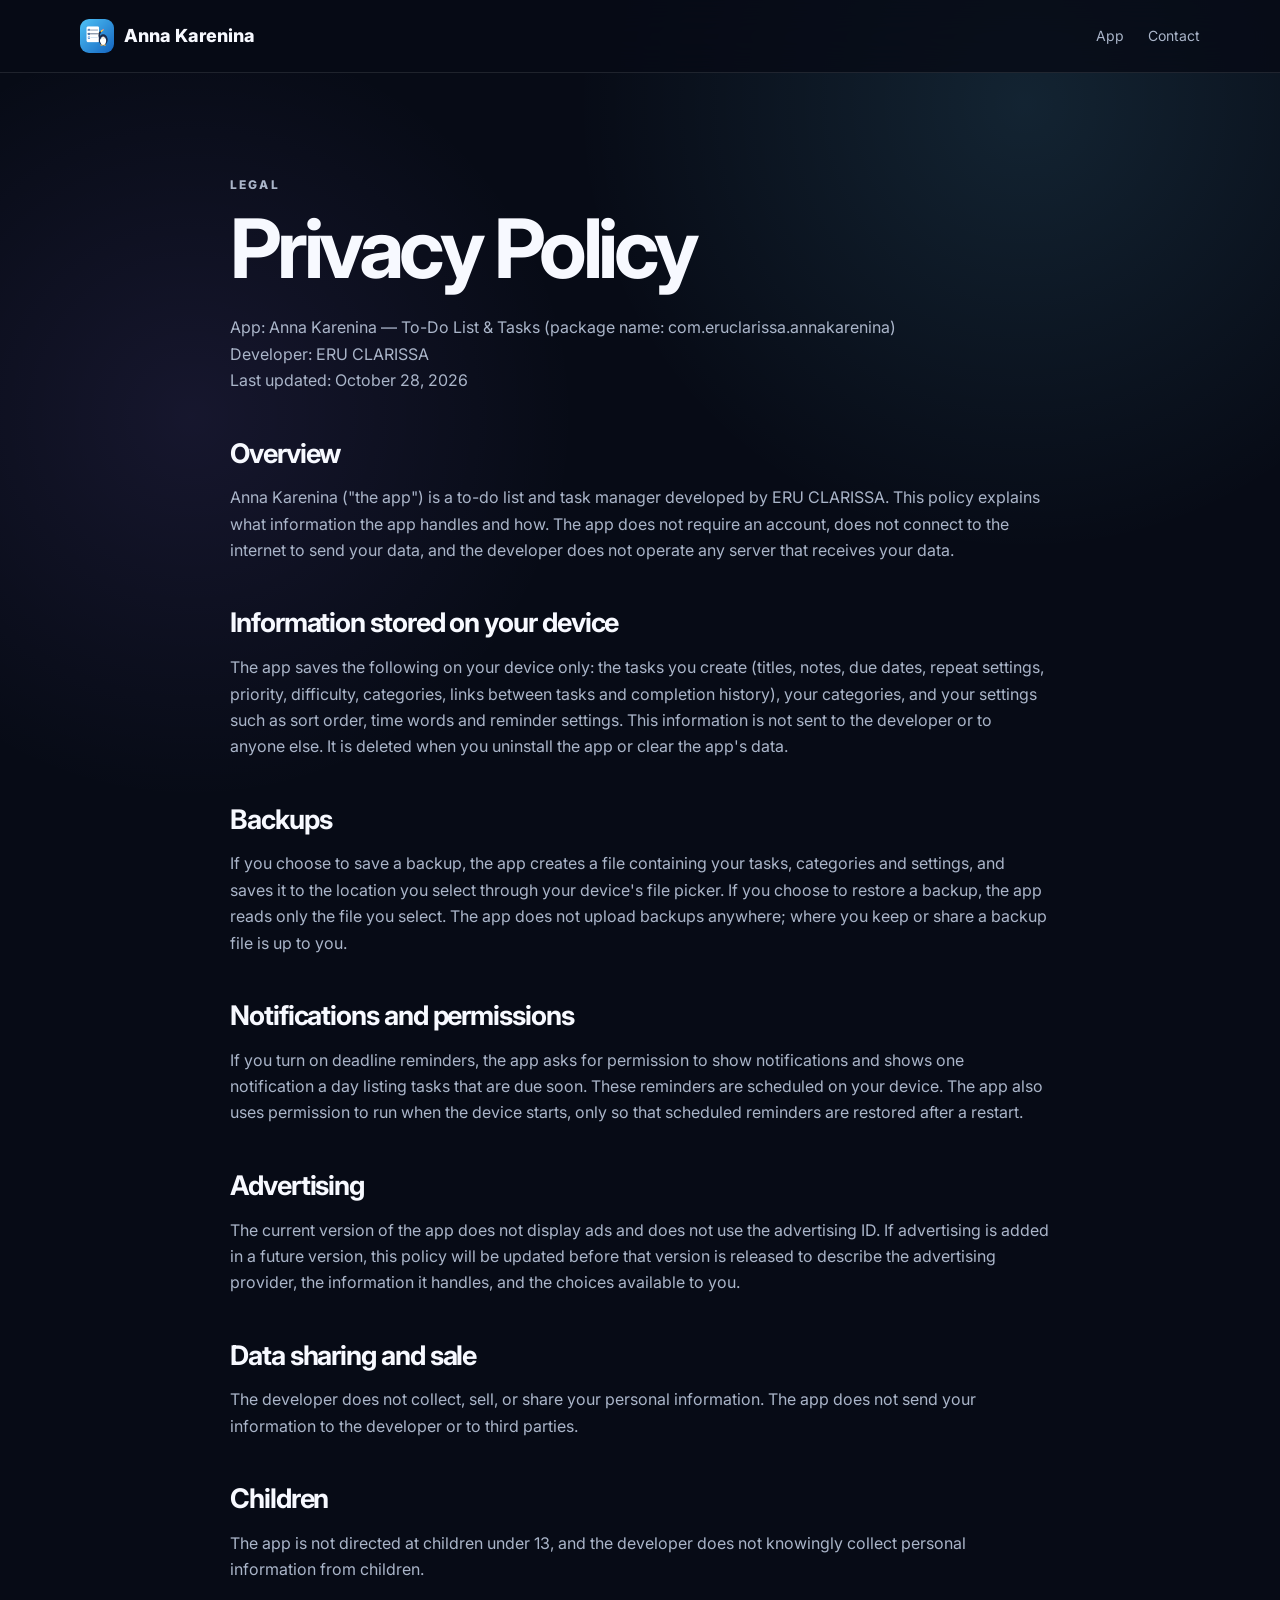
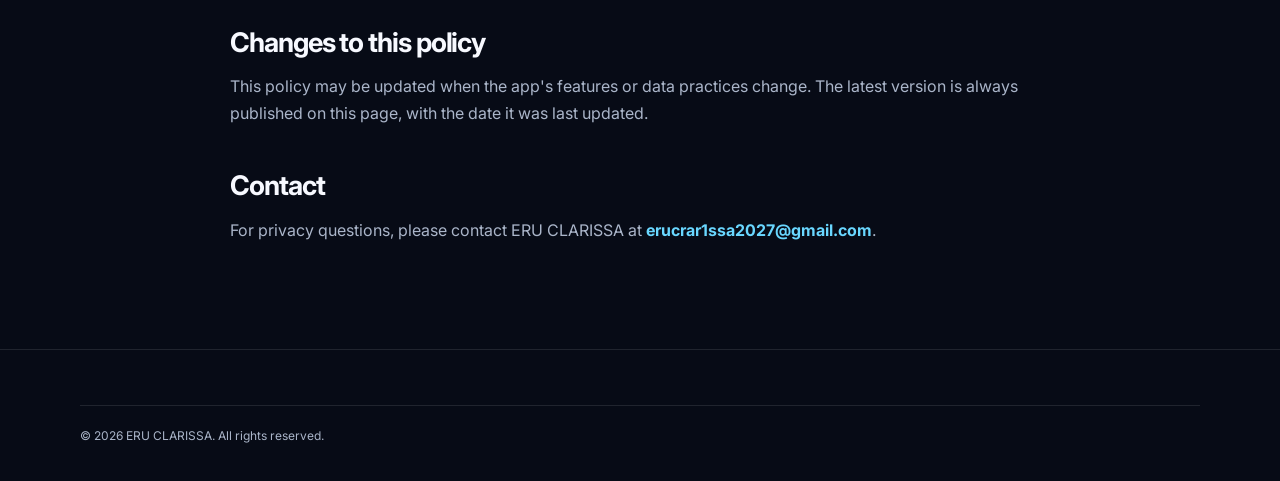
<file: annakarenina/privacy.html>
<!doctype html><html lang="en"><head><meta charset="utf-8"><meta name="viewport" content="width=device-width,initial-scale=1"><title>Privacy Policy — Anna Karenina</title><link rel="stylesheet" href="../styles.css?v=2"><link rel="icon" href="icon.png"></head>
<body><header><nav class="nav wrap"><a class="brand" href="./"><img src="icon.png" alt="" width="34" height="34" style="width:34px;height:34px;border-radius:9px"> Anna Karenina</a><div><a href="./">App</a><a href="../contact.html">Contact</a></div></nav></header>
<main class="legal"><div class="wrap narrow"><p class="eyebrow">LEGAL</p><h1>Privacy Policy</h1>
<p class="muted">App: Anna Karenina — To-Do List &amp; Tasks (package name: com.eruclarissa.annakarenina)<br>Developer: ERU CLARISSA<br>Last updated: October 28, 2026</p>

<h2>Overview</h2>
<p>Anna Karenina ("the app") is a to-do list and task manager developed by ERU CLARISSA. This policy explains what information the app handles and how. The app does not require an account, does not connect to the internet to send your data, and the developer does not operate any server that receives your data.</p>

<h2>Information stored on your device</h2>
<p>The app saves the following on your device only: the tasks you create (titles, notes, due dates, repeat settings, priority, difficulty, categories, links between tasks and completion history), your categories, and your settings such as sort order, time words and reminder settings. This information is not sent to the developer or to anyone else. It is deleted when you uninstall the app or clear the app's data.</p>

<h2>Backups</h2>
<p>If you choose to save a backup, the app creates a file containing your tasks, categories and settings, and saves it to the location you select through your device's file picker. If you choose to restore a backup, the app reads only the file you select. The app does not upload backups anywhere; where you keep or share a backup file is up to you.</p>

<h2>Notifications and permissions</h2>
<p>If you turn on deadline reminders, the app asks for permission to show notifications and shows one notification a day listing tasks that are due soon. These reminders are scheduled on your device. The app also uses permission to run when the device starts, only so that scheduled reminders are restored after a restart.</p>

<h2>Advertising</h2>
<p>The current version of the app does not display ads and does not use the advertising ID. If advertising is added in a future version, this policy will be updated before that version is released to describe the advertising provider, the information it handles, and the choices available to you.</p>

<h2>Data sharing and sale</h2>
<p>The developer does not collect, sell, or share your personal information. The app does not send your information to the developer or to third parties.</p>

<h2>Children</h2>
<p>The app is not directed at children under 13, and the developer does not knowingly collect personal information from children.</p>

<h2>Changes to this policy</h2>
<p>This policy may be updated when the app's features or data practices change. The latest version is always published on this page, with the date it was last updated.</p>

<h2>Contact</h2>
<p>For privacy questions, please contact ERU CLARISSA at <a class="link" href="mailto:erucrar1ssa2027@gmail.com">erucrar1ssa2027@gmail.com</a>.</p>
</div></main><footer><div class="wrap copy">© 2026 ERU CLARISSA. All rights reserved.</div></footer></body></html>
</file>
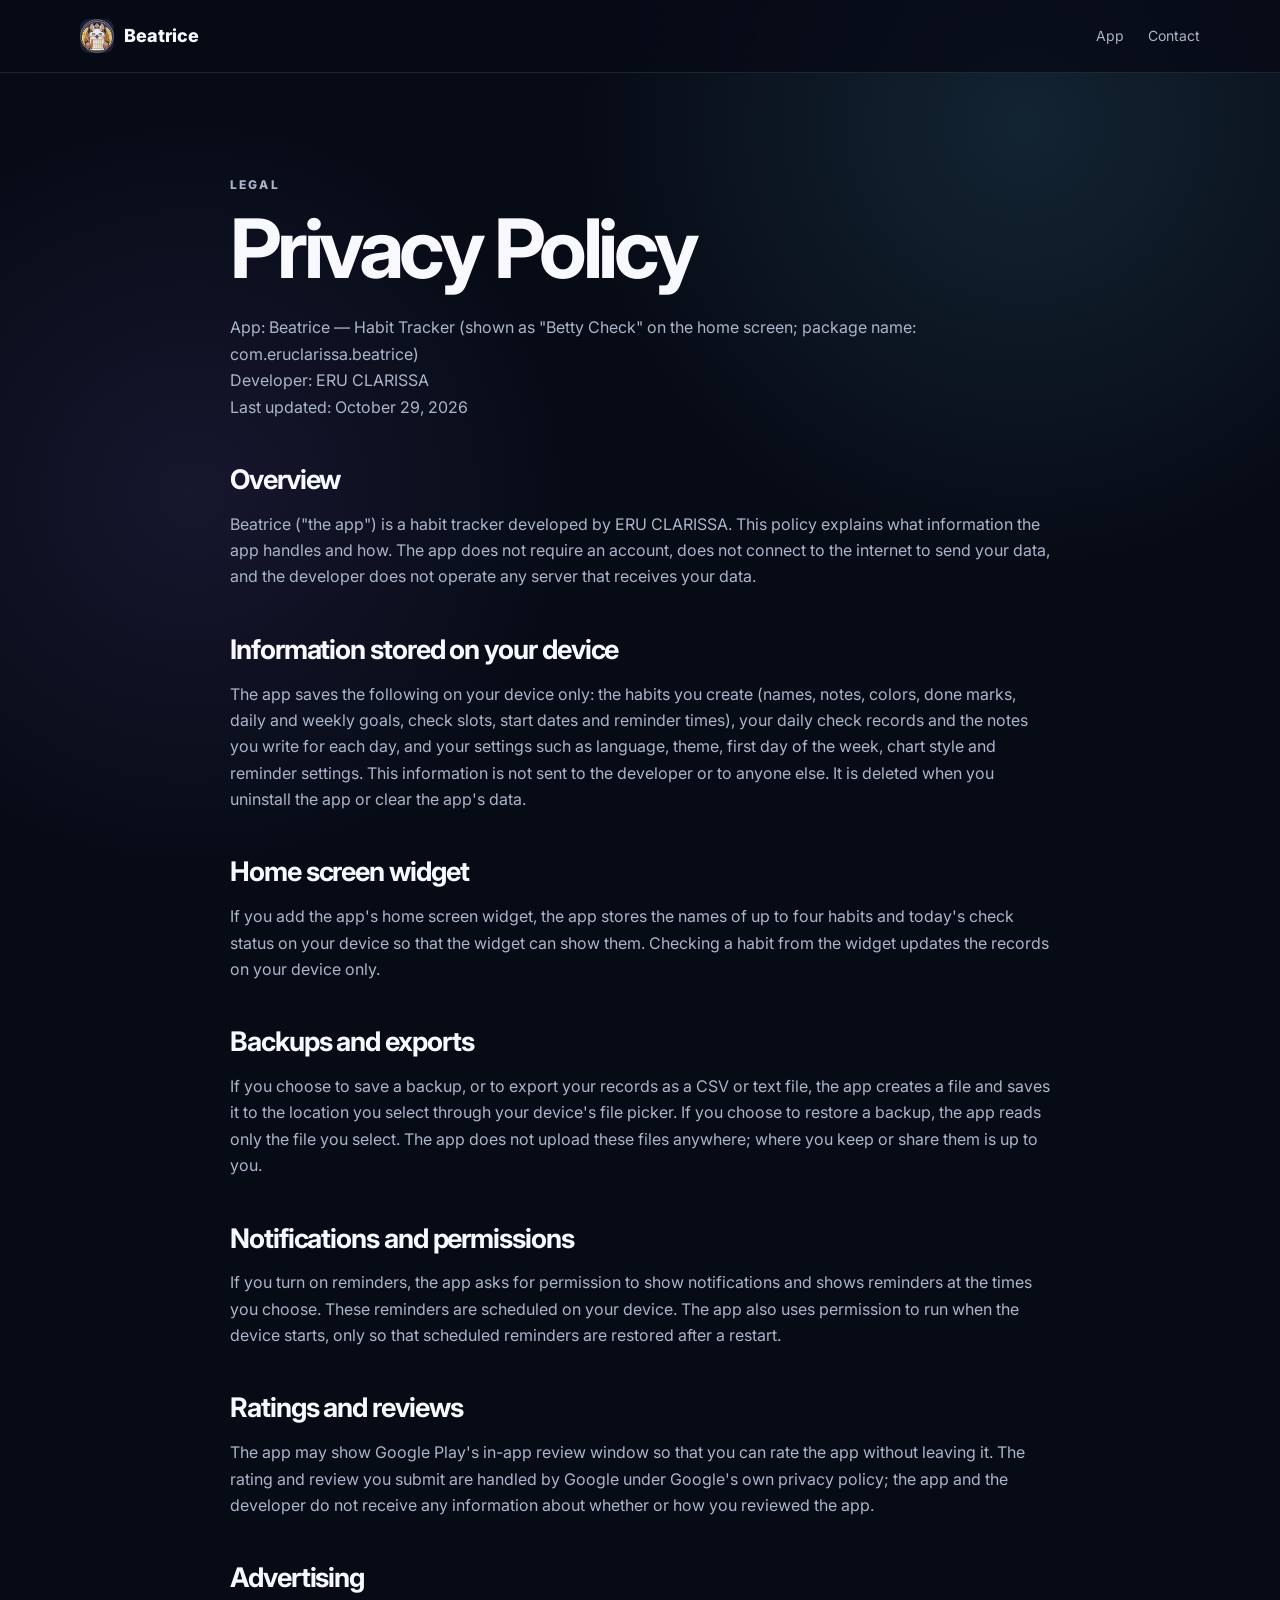
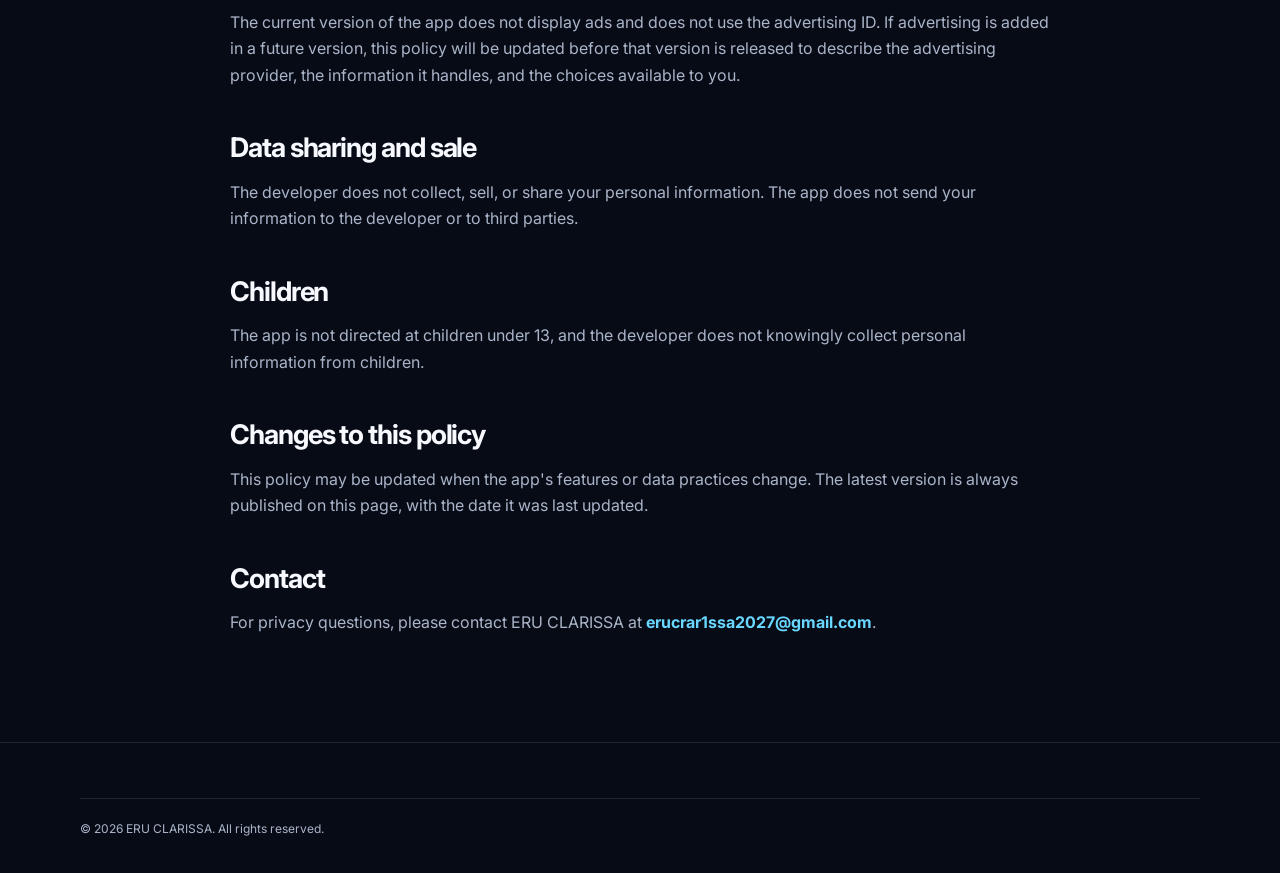
<file: beatrice/privacy.html>
<!doctype html><html lang="en"><head><meta charset="utf-8"><meta name="viewport" content="width=device-width,initial-scale=1"><title>Privacy Policy — Beatrice</title><link rel="stylesheet" href="../styles.css?v=2"><link rel="icon" href="icon.png"></head>
<body><header><nav class="nav wrap"><a class="brand" href="./"><img src="icon.png" alt="" width="34" height="34" style="width:34px;height:34px;border-radius:9px"> Beatrice</a><div><a href="./">App</a><a href="../contact.html">Contact</a></div></nav></header>
<main class="legal"><div class="wrap narrow"><p class="eyebrow">LEGAL</p><h1>Privacy Policy</h1>
<p class="muted">App: Beatrice — Habit Tracker (shown as "Betty Check" on the home screen; package name: com.eruclarissa.beatrice)<br>Developer: ERU CLARISSA<br>Last updated: October 29, 2026</p>

<h2>Overview</h2>
<p>Beatrice ("the app") is a habit tracker developed by ERU CLARISSA. This policy explains what information the app handles and how. The app does not require an account, does not connect to the internet to send your data, and the developer does not operate any server that receives your data.</p>

<h2>Information stored on your device</h2>
<p>The app saves the following on your device only: the habits you create (names, notes, colors, done marks, daily and weekly goals, check slots, start dates and reminder times), your daily check records and the notes you write for each day, and your settings such as language, theme, first day of the week, chart style and reminder settings. This information is not sent to the developer or to anyone else. It is deleted when you uninstall the app or clear the app's data.</p>

<h2>Home screen widget</h2>
<p>If you add the app's home screen widget, the app stores the names of up to four habits and today's check status on your device so that the widget can show them. Checking a habit from the widget updates the records on your device only.</p>

<h2>Backups and exports</h2>
<p>If you choose to save a backup, or to export your records as a CSV or text file, the app creates a file and saves it to the location you select through your device's file picker. If you choose to restore a backup, the app reads only the file you select. The app does not upload these files anywhere; where you keep or share them is up to you.</p>

<h2>Notifications and permissions</h2>
<p>If you turn on reminders, the app asks for permission to show notifications and shows reminders at the times you choose. These reminders are scheduled on your device. The app also uses permission to run when the device starts, only so that scheduled reminders are restored after a restart.</p>

<h2>Ratings and reviews</h2>
<p>The app may show Google Play's in-app review window so that you can rate the app without leaving it. The rating and review you submit are handled by Google under Google's own privacy policy; the app and the developer do not receive any information about whether or how you reviewed the app.</p>

<h2>Advertising</h2>
<p>The current version of the app does not display ads and does not use the advertising ID. If advertising is added in a future version, this policy will be updated before that version is released to describe the advertising provider, the information it handles, and the choices available to you.</p>

<h2>Data sharing and sale</h2>
<p>The developer does not collect, sell, or share your personal information. The app does not send your information to the developer or to third parties.</p>

<h2>Children</h2>
<p>The app is not directed at children under 13, and the developer does not knowingly collect personal information from children.</p>

<h2>Changes to this policy</h2>
<p>This policy may be updated when the app's features or data practices change. The latest version is always published on this page, with the date it was last updated.</p>

<h2>Contact</h2>
<p>For privacy questions, please contact ERU CLARISSA at <a class="link" href="mailto:erucrar1ssa2027@gmail.com">erucrar1ssa2027@gmail.com</a>.</p>
</div></main><footer><div class="wrap copy">© 2026 ERU CLARISSA. All rights reserved.</div></footer></body></html>
</file>
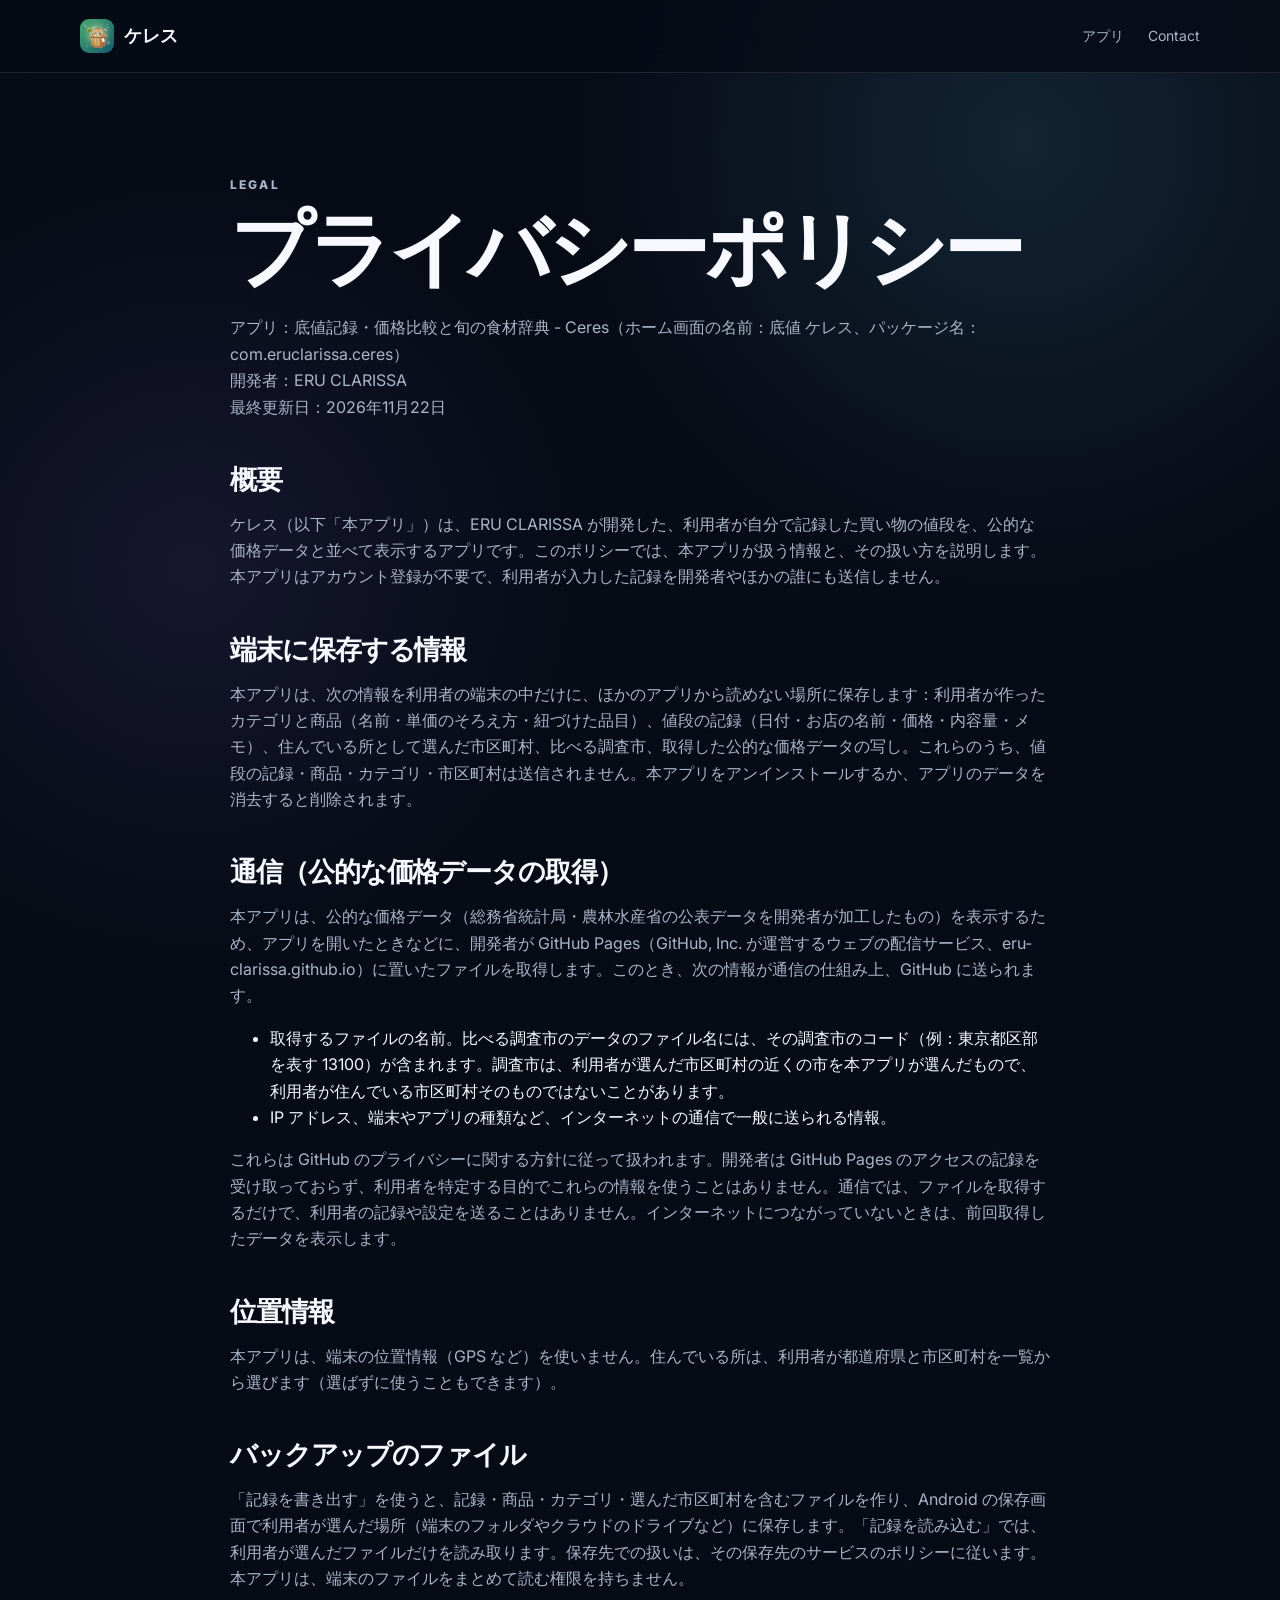
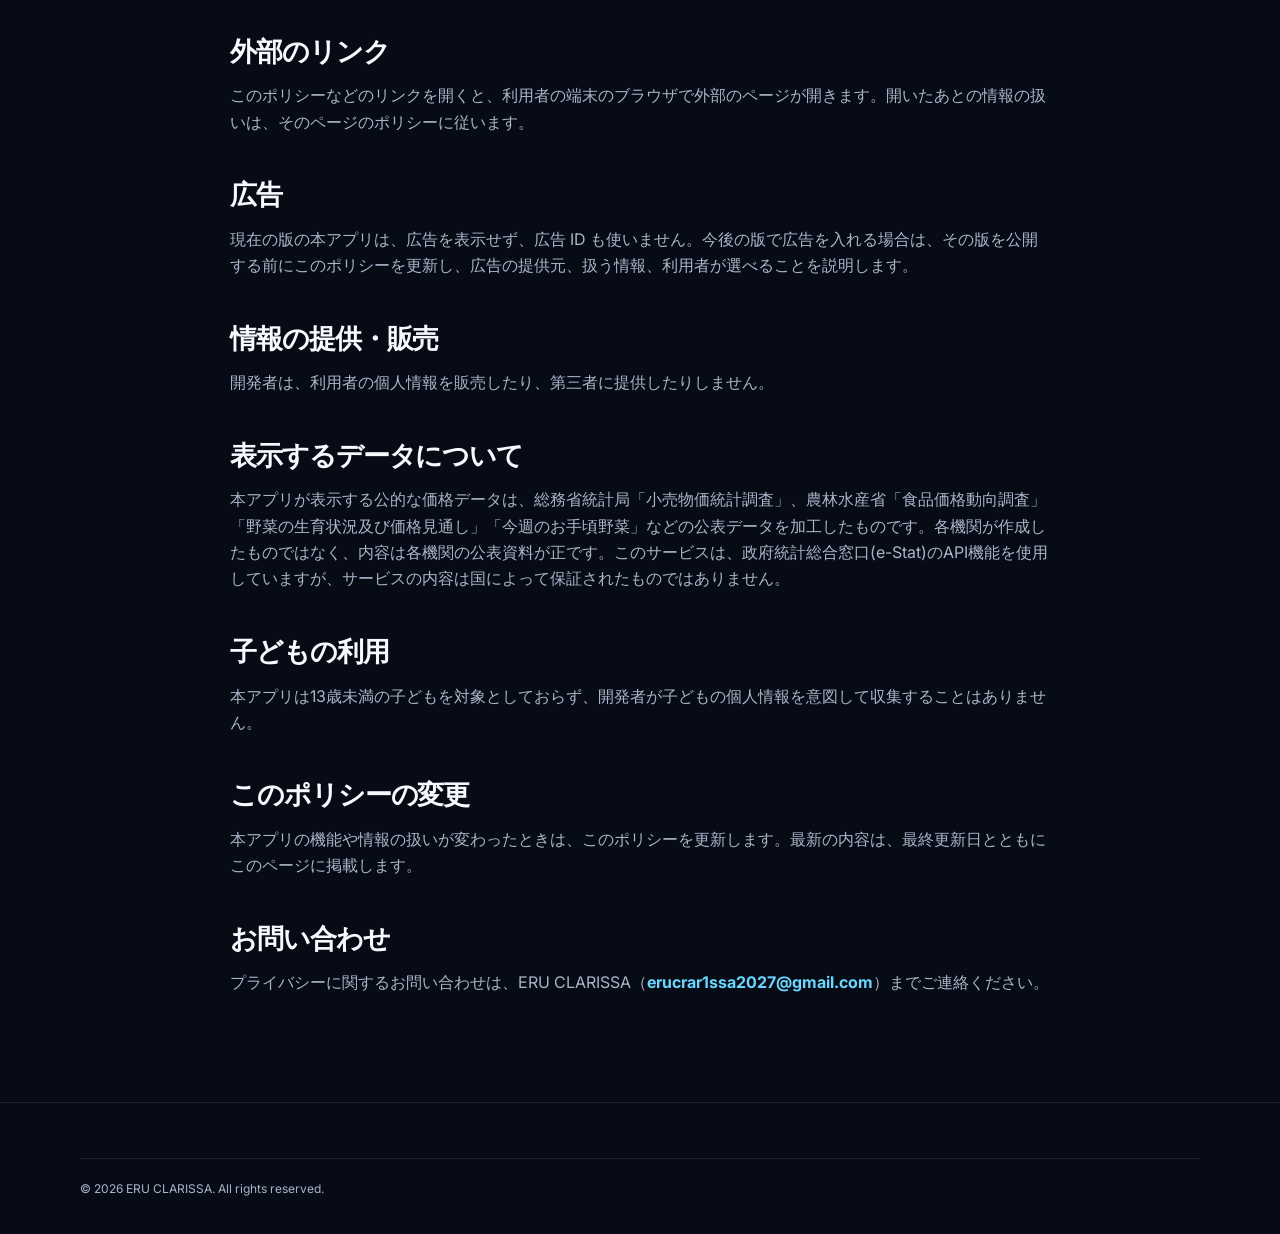
<file: ceres/privacy.html>
<!doctype html><html lang="ja"><head><meta charset="utf-8"><meta name="viewport" content="width=device-width,initial-scale=1"><title>プライバシーポリシー — ケレス</title><link rel="stylesheet" href="../styles.css?v=2"><link rel="icon" href="icon.png"></head>
<body><header><nav class="nav wrap"><a class="brand" href="./"><img src="icon.png" alt="" width="34" height="34" style="width:34px;height:34px;border-radius:9px"> ケレス</a><div><a href="./">アプリ</a><a href="../contact.html">Contact</a></div></nav></header>
<main class="legal"><div class="wrap narrow"><p class="eyebrow">LEGAL</p><h1>プライバシーポリシー</h1>
<p class="muted">アプリ：底値記録・価格比較と旬の食材辞典 - Ceres（ホーム画面の名前：底値 ケレス、パッケージ名：com.eruclarissa.ceres）<br>開発者：ERU CLARISSA<br>最終更新日：2026年11月22日</p>

<h2>概要</h2>
<p>ケレス（以下「本アプリ」）は、ERU CLARISSA が開発した、利用者が自分で記録した買い物の値段を、公的な価格データと並べて表示するアプリです。このポリシーでは、本アプリが扱う情報と、その扱い方を説明します。本アプリはアカウント登録が不要で、利用者が入力した記録を開発者やほかの誰にも送信しません。</p>

<h2>端末に保存する情報</h2>
<p>本アプリは、次の情報を利用者の端末の中だけに、ほかのアプリから読めない場所に保存します：利用者が作ったカテゴリと商品（名前・単価のそろえ方・紐づけた品目）、値段の記録（日付・お店の名前・価格・内容量・メモ）、住んでいる所として選んだ市区町村、比べる調査市、取得した公的な価格データの写し。これらのうち、値段の記録・商品・カテゴリ・市区町村は送信されません。本アプリをアンインストールするか、アプリのデータを消去すると削除されます。</p>

<h2>通信（公的な価格データの取得）</h2>
<p>本アプリは、公的な価格データ（総務省統計局・農林水産省の公表データを開発者が加工したもの）を表示するため、アプリを開いたときなどに、開発者が GitHub Pages（GitHub, Inc. が運営するウェブの配信サービス、eru-clarissa.github.io）に置いたファイルを取得します。このとき、次の情報が通信の仕組み上、GitHub に送られます。</p>
<ul>
<li>取得するファイルの名前。比べる調査市のデータのファイル名には、その調査市のコード（例：東京都区部を表す 13100）が含まれます。調査市は、利用者が選んだ市区町村の近くの市を本アプリが選んだもので、利用者が住んでいる市区町村そのものではないことがあります。</li>
<li>IP アドレス、端末やアプリの種類など、インターネットの通信で一般に送られる情報。</li>
</ul>
<p>これらは GitHub のプライバシーに関する方針に従って扱われます。開発者は GitHub Pages のアクセスの記録を受け取っておらず、利用者を特定する目的でこれらの情報を使うことはありません。通信では、ファイルを取得するだけで、利用者の記録や設定を送ることはありません。インターネットにつながっていないときは、前回取得したデータを表示します。</p>

<h2>位置情報</h2>
<p>本アプリは、端末の位置情報（GPS など）を使いません。住んでいる所は、利用者が都道府県と市区町村を一覧から選びます（選ばずに使うこともできます）。</p>

<h2>バックアップのファイル</h2>
<p>「記録を書き出す」を使うと、記録・商品・カテゴリ・選んだ市区町村を含むファイルを作り、Android の保存画面で利用者が選んだ場所（端末のフォルダやクラウドのドライブなど）に保存します。「記録を読み込む」では、利用者が選んだファイルだけを読み取ります。保存先での扱いは、その保存先のサービスのポリシーに従います。本アプリは、端末のファイルをまとめて読む権限を持ちません。</p>

<h2>外部のリンク</h2>
<p>このポリシーなどのリンクを開くと、利用者の端末のブラウザで外部のページが開きます。開いたあとの情報の扱いは、そのページのポリシーに従います。</p>

<h2>広告</h2>
<p>現在の版の本アプリは、広告を表示せず、広告 ID も使いません。今後の版で広告を入れる場合は、その版を公開する前にこのポリシーを更新し、広告の提供元、扱う情報、利用者が選べることを説明します。</p>

<h2>情報の提供・販売</h2>
<p>開発者は、利用者の個人情報を販売したり、第三者に提供したりしません。</p>

<h2>表示するデータについて</h2>
<p>本アプリが表示する公的な価格データは、総務省統計局「小売物価統計調査」、農林水産省「食品価格動向調査」「野菜の生育状況及び価格見通し」「今週のお手頃野菜」などの公表データを加工したものです。各機関が作成したものではなく、内容は各機関の公表資料が正です。このサービスは、政府統計総合窓口(e-Stat)のAPI機能を使用していますが、サービスの内容は国によって保証されたものではありません。</p>

<h2>子どもの利用</h2>
<p>本アプリは13歳未満の子どもを対象としておらず、開発者が子どもの個人情報を意図して収集することはありません。</p>

<h2>このポリシーの変更</h2>
<p>本アプリの機能や情報の扱いが変わったときは、このポリシーを更新します。最新の内容は、最終更新日とともにこのページに掲載します。</p>

<h2>お問い合わせ</h2>
<p>プライバシーに関するお問い合わせは、ERU CLARISSA（<a class="link" href="mailto:erucrar1ssa2027@gmail.com">erucrar1ssa2027@gmail.com</a>）までご連絡ください。</p>
</div></main><footer><div class="wrap copy">© 2026 ERU CLARISSA. All rights reserved.</div></footer></body></html>
</file>
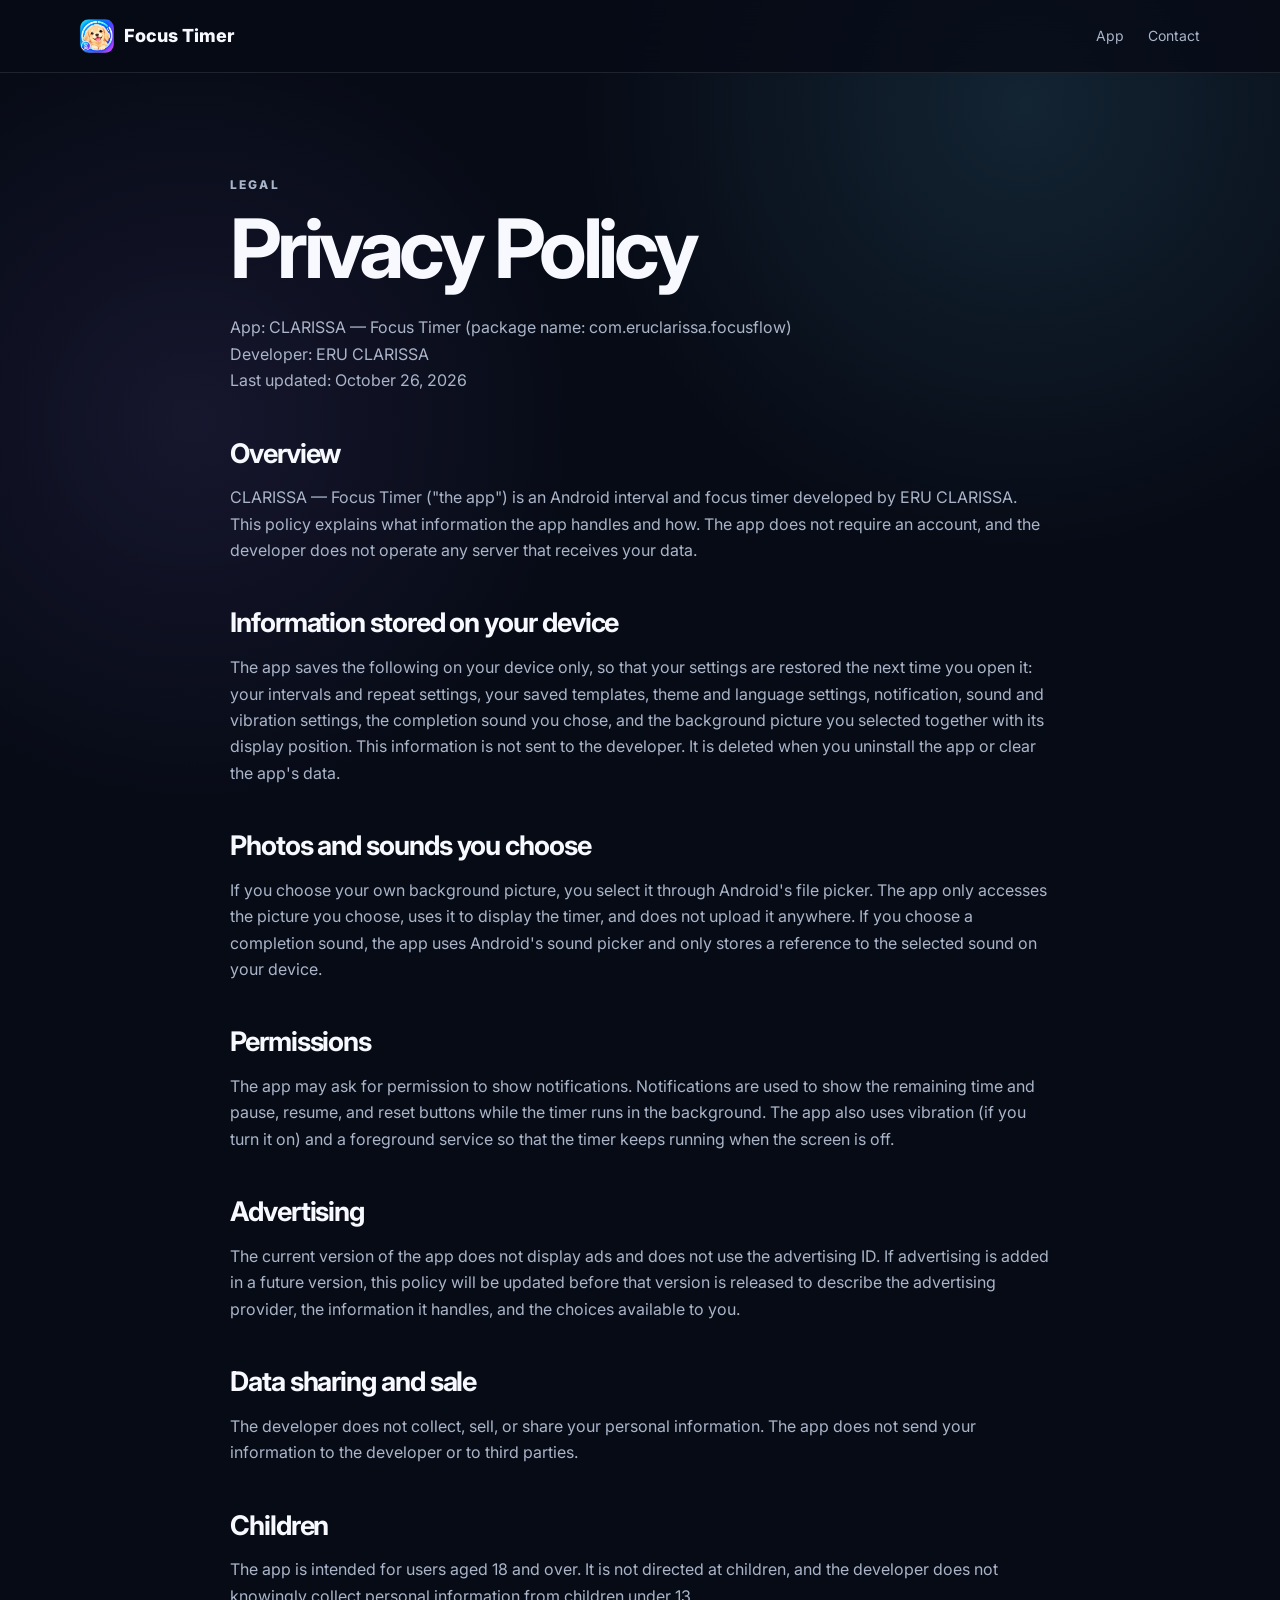
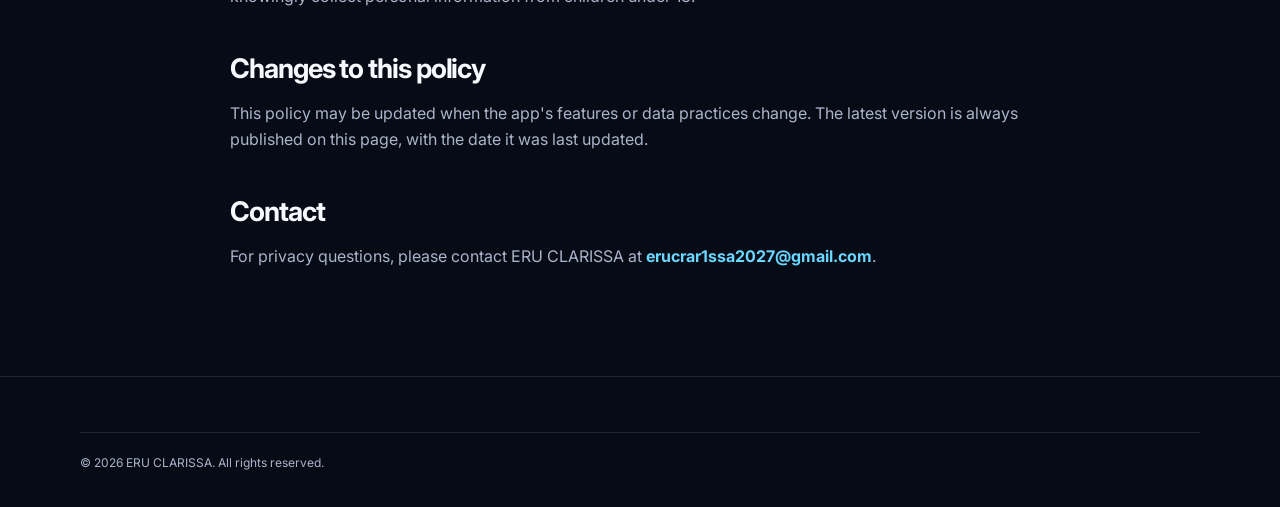
<file: focusflow/privacy.html>
<!doctype html><html lang="en"><head><meta charset="utf-8"><meta name="viewport" content="width=device-width,initial-scale=1"><title>Privacy Policy — CLARISSA — Focus Timer</title><link rel="stylesheet" href="../styles.css?v=2"><link rel="icon" href="icon.png"></head>
<body><header><nav class="nav wrap"><a class="brand" href="./"><img src="icon.png" alt="" width="34" height="34" style="width:34px;height:34px;border-radius:9px"> Focus Timer</a><div><a href="./">App</a><a href="../contact.html">Contact</a></div></nav></header>
<main class="legal"><div class="wrap narrow"><p class="eyebrow">LEGAL</p><h1>Privacy Policy</h1>
<p class="muted">App: CLARISSA — Focus Timer (package name: com.eruclarissa.focusflow)<br>Developer: ERU CLARISSA<br>Last updated: October 26, 2026</p>

<h2>Overview</h2>
<p>CLARISSA — Focus Timer ("the app") is an Android interval and focus timer developed by ERU CLARISSA. This policy explains what information the app handles and how. The app does not require an account, and the developer does not operate any server that receives your data.</p>

<h2>Information stored on your device</h2>
<p>The app saves the following on your device only, so that your settings are restored the next time you open it: your intervals and repeat settings, your saved templates, theme and language settings, notification, sound and vibration settings, the completion sound you chose, and the background picture you selected together with its display position. This information is not sent to the developer. It is deleted when you uninstall the app or clear the app's data.</p>

<h2>Photos and sounds you choose</h2>
<p>If you choose your own background picture, you select it through Android's file picker. The app only accesses the picture you choose, uses it to display the timer, and does not upload it anywhere. If you choose a completion sound, the app uses Android's sound picker and only stores a reference to the selected sound on your device.</p>

<h2>Permissions</h2>
<p>The app may ask for permission to show notifications. Notifications are used to show the remaining time and pause, resume, and reset buttons while the timer runs in the background. The app also uses vibration (if you turn it on) and a foreground service so that the timer keeps running when the screen is off.</p>

<h2>Advertising</h2>
<p>The current version of the app does not display ads and does not use the advertising ID. If advertising is added in a future version, this policy will be updated before that version is released to describe the advertising provider, the information it handles, and the choices available to you.</p>

<h2>Data sharing and sale</h2>
<p>The developer does not collect, sell, or share your personal information. The app does not send your information to the developer or to third parties.</p>

<h2>Children</h2>
<p>The app is intended for users aged 18 and over. It is not directed at children, and the developer does not knowingly collect personal information from children under 13.</p>

<h2>Changes to this policy</h2>
<p>This policy may be updated when the app's features or data practices change. The latest version is always published on this page, with the date it was last updated.</p>

<h2>Contact</h2>
<p>For privacy questions, please contact ERU CLARISSA at <a class="link" href="mailto:erucrar1ssa2027@gmail.com">erucrar1ssa2027@gmail.com</a>.</p>
</div></main><footer><div class="wrap copy">© 2026 ERU CLARISSA. All rights reserved.</div></footer></body></html>
</file>
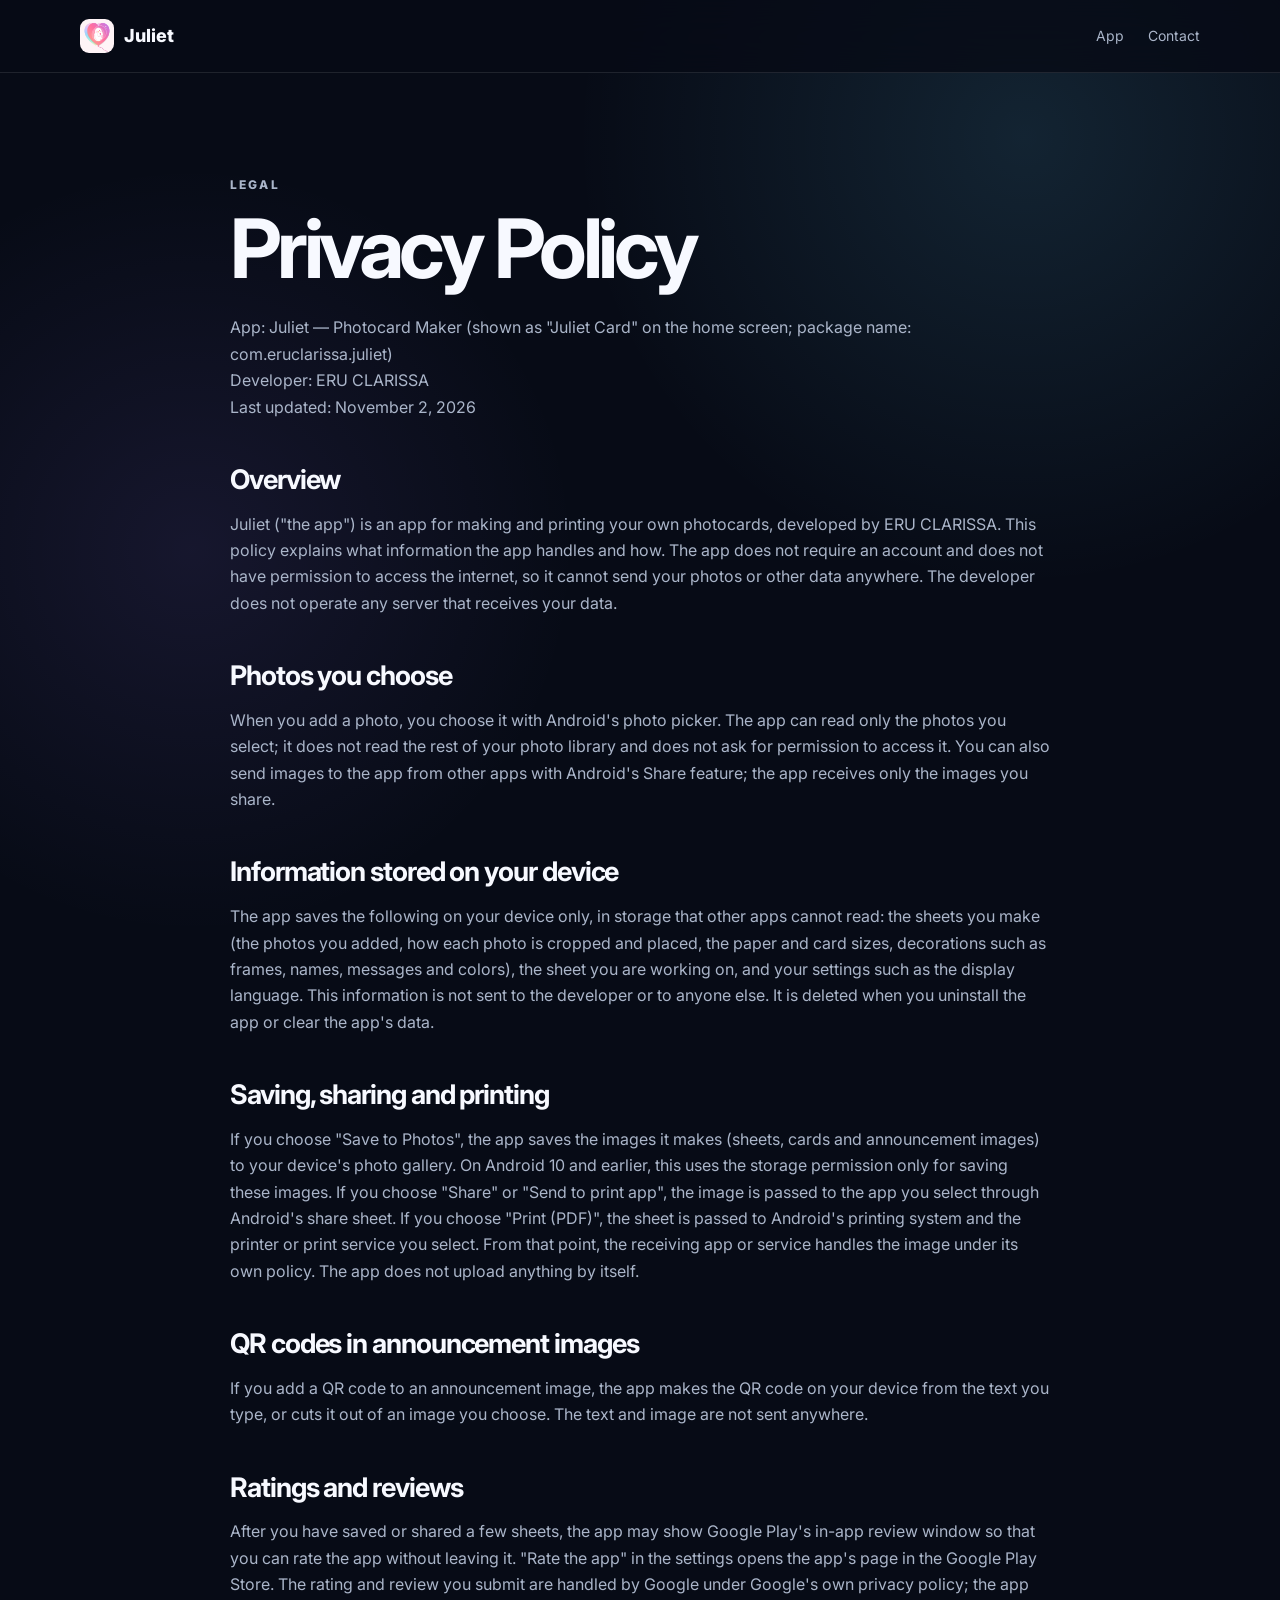
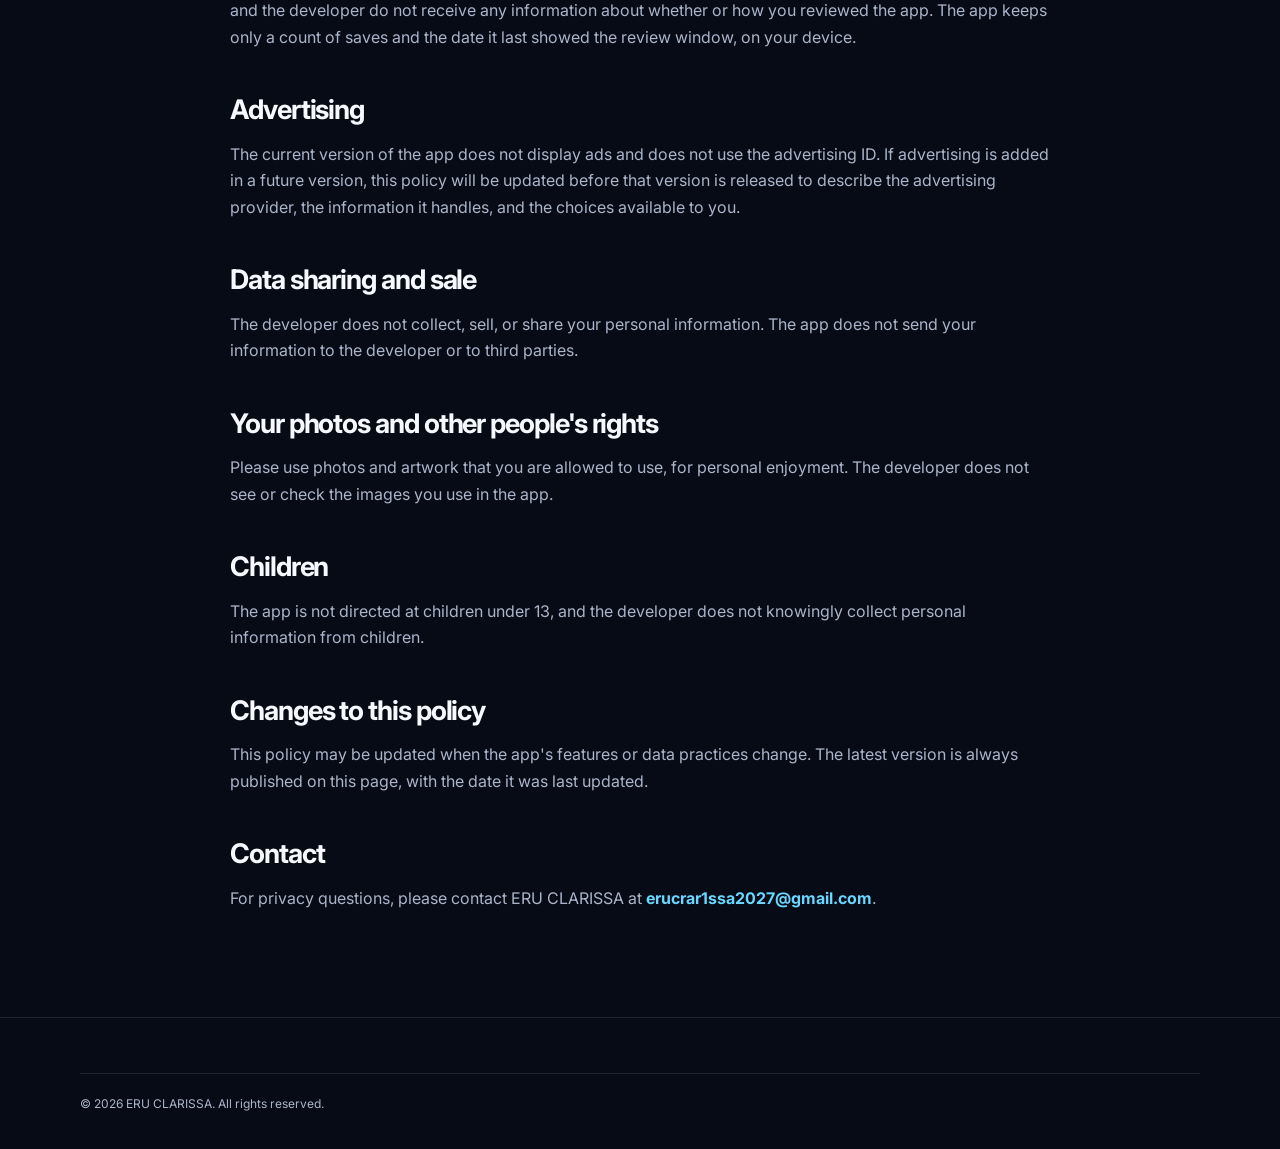
<file: juliet/privacy.html>
<!doctype html><html lang="en"><head><meta charset="utf-8"><meta name="viewport" content="width=device-width,initial-scale=1"><title>Privacy Policy — Juliet</title><link rel="stylesheet" href="../styles.css?v=2"><link rel="icon" href="icon.png"></head>
<body><header><nav class="nav wrap"><a class="brand" href="./"><img src="icon.png" alt="" width="34" height="34" style="width:34px;height:34px;border-radius:9px"> Juliet</a><div><a href="./">App</a><a href="../contact.html">Contact</a></div></nav></header>
<main class="legal"><div class="wrap narrow"><p class="eyebrow">LEGAL</p><h1>Privacy Policy</h1>
<p class="muted">App: Juliet — Photocard Maker (shown as "Juliet Card" on the home screen; package name: com.eruclarissa.juliet)<br>Developer: ERU CLARISSA<br>Last updated: November 2, 2026</p>

<h2>Overview</h2>
<p>Juliet ("the app") is an app for making and printing your own photocards, developed by ERU CLARISSA. This policy explains what information the app handles and how. The app does not require an account and does not have permission to access the internet, so it cannot send your photos or other data anywhere. The developer does not operate any server that receives your data.</p>

<h2>Photos you choose</h2>
<p>When you add a photo, you choose it with Android's photo picker. The app can read only the photos you select; it does not read the rest of your photo library and does not ask for permission to access it. You can also send images to the app from other apps with Android's Share feature; the app receives only the images you share.</p>

<h2>Information stored on your device</h2>
<p>The app saves the following on your device only, in storage that other apps cannot read: the sheets you make (the photos you added, how each photo is cropped and placed, the paper and card sizes, decorations such as frames, names, messages and colors), the sheet you are working on, and your settings such as the display language. This information is not sent to the developer or to anyone else. It is deleted when you uninstall the app or clear the app's data.</p>

<h2>Saving, sharing and printing</h2>
<p>If you choose "Save to Photos", the app saves the images it makes (sheets, cards and announcement images) to your device's photo gallery. On Android 10 and earlier, this uses the storage permission only for saving these images. If you choose "Share" or "Send to print app", the image is passed to the app you select through Android's share sheet. If you choose "Print (PDF)", the sheet is passed to Android's printing system and the printer or print service you select. From that point, the receiving app or service handles the image under its own policy. The app does not upload anything by itself.</p>

<h2>QR codes in announcement images</h2>
<p>If you add a QR code to an announcement image, the app makes the QR code on your device from the text you type, or cuts it out of an image you choose. The text and image are not sent anywhere.</p>

<h2>Ratings and reviews</h2>
<p>After you have saved or shared a few sheets, the app may show Google Play's in-app review window so that you can rate the app without leaving it. "Rate the app" in the settings opens the app's page in the Google Play Store. The rating and review you submit are handled by Google under Google's own privacy policy; the app and the developer do not receive any information about whether or how you reviewed the app. The app keeps only a count of saves and the date it last showed the review window, on your device.</p>

<h2>Advertising</h2>
<p>The current version of the app does not display ads and does not use the advertising ID. If advertising is added in a future version, this policy will be updated before that version is released to describe the advertising provider, the information it handles, and the choices available to you.</p>

<h2>Data sharing and sale</h2>
<p>The developer does not collect, sell, or share your personal information. The app does not send your information to the developer or to third parties.</p>

<h2>Your photos and other people's rights</h2>
<p>Please use photos and artwork that you are allowed to use, for personal enjoyment. The developer does not see or check the images you use in the app.</p>

<h2>Children</h2>
<p>The app is not directed at children under 13, and the developer does not knowingly collect personal information from children.</p>

<h2>Changes to this policy</h2>
<p>This policy may be updated when the app's features or data practices change. The latest version is always published on this page, with the date it was last updated.</p>

<h2>Contact</h2>
<p>For privacy questions, please contact ERU CLARISSA at <a class="link" href="mailto:erucrar1ssa2027@gmail.com">erucrar1ssa2027@gmail.com</a>.</p>
</div></main><footer><div class="wrap copy">© 2026 ERU CLARISSA. All rights reserved.</div></footer></body></html>
</file>
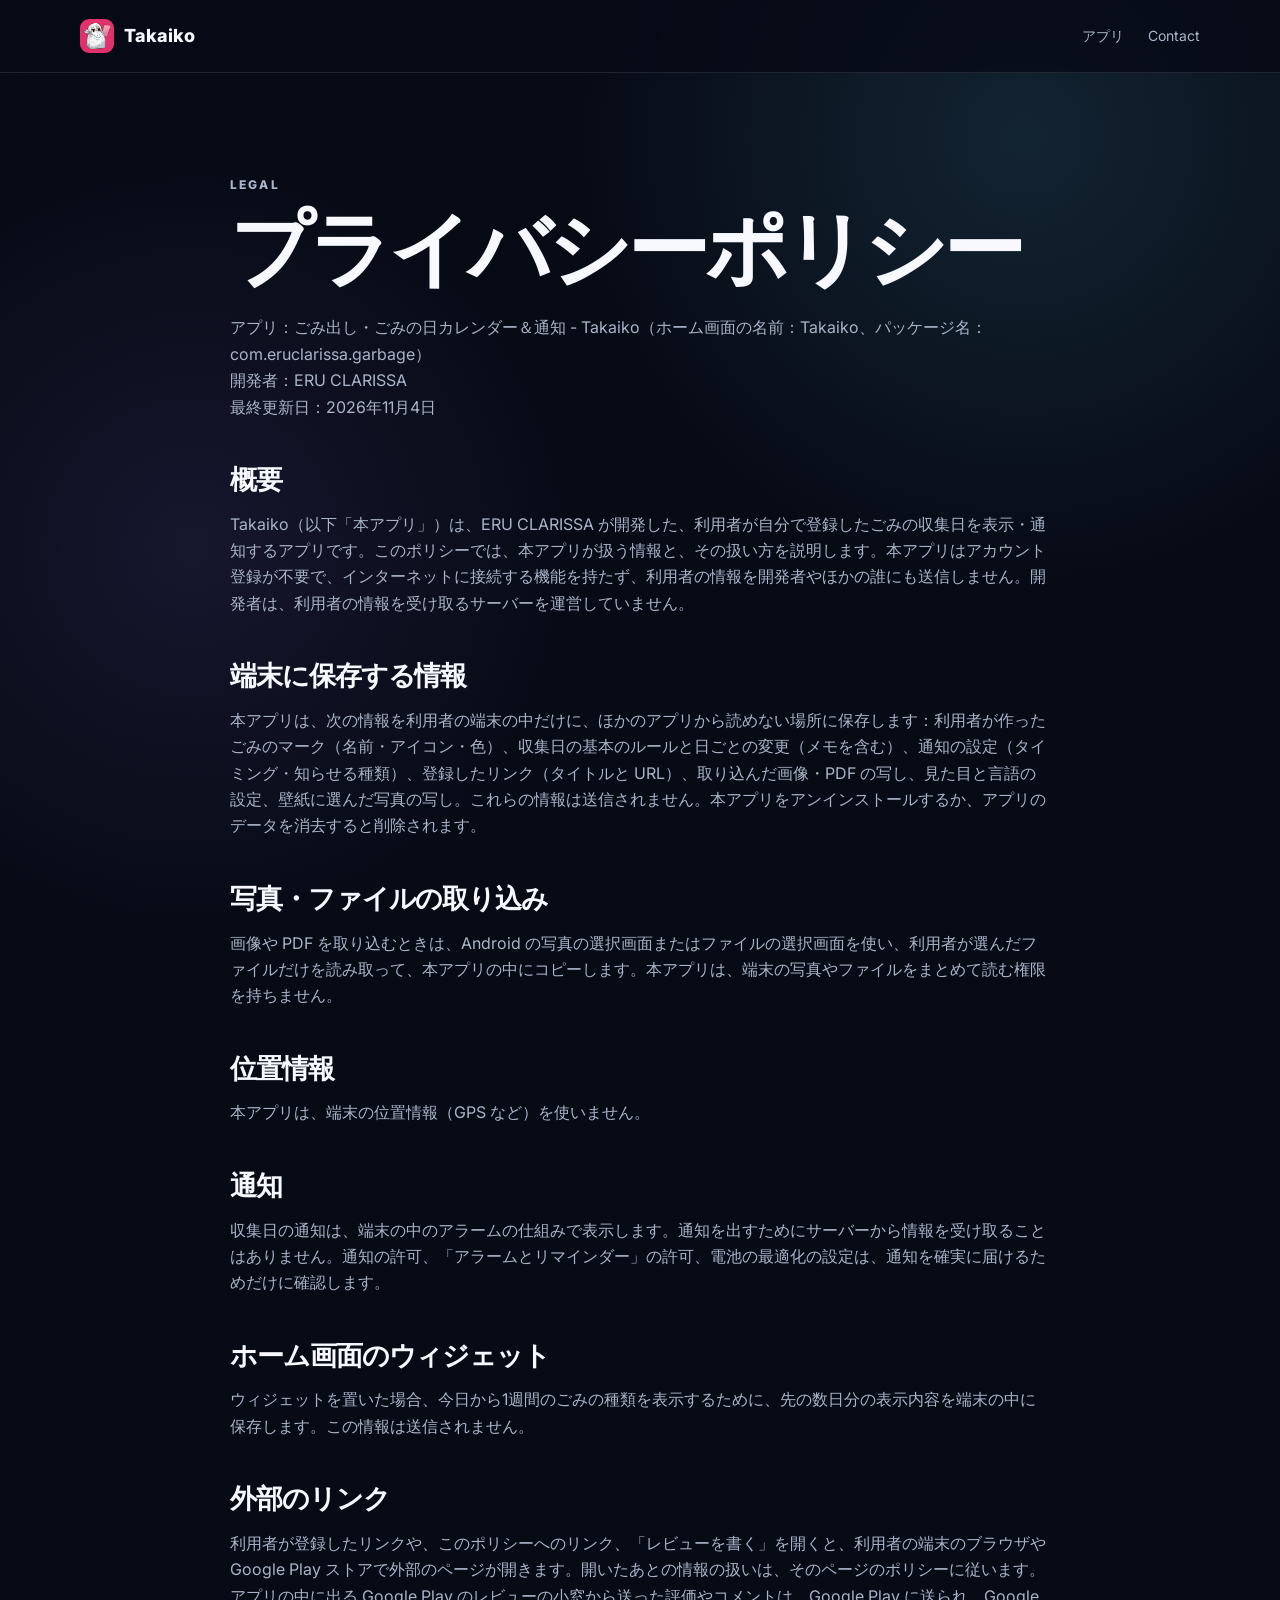
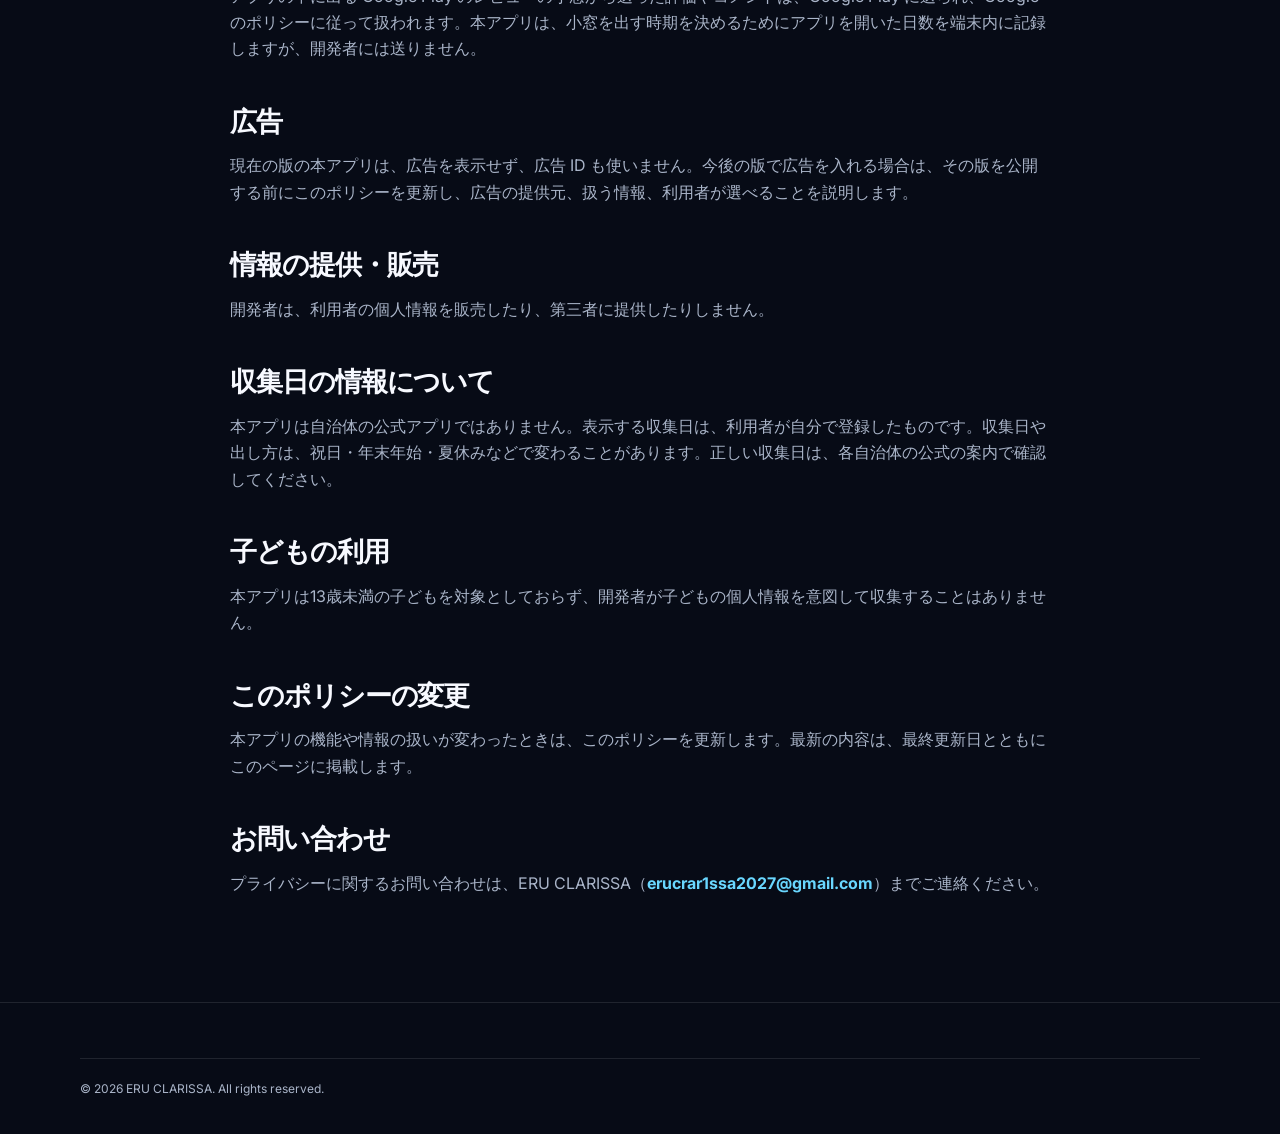
<file: takaiko/privacy.html>
<!doctype html><html lang="ja"><head><meta charset="utf-8"><meta name="viewport" content="width=device-width,initial-scale=1"><title>プライバシーポリシー — Takaiko</title><link rel="stylesheet" href="../styles.css?v=2"><link rel="icon" href="icon.png"></head>
<body><header><nav class="nav wrap"><a class="brand" href="./"><img src="icon.png" alt="" width="34" height="34" style="width:34px;height:34px;border-radius:9px"> Takaiko</a><div><a href="./">アプリ</a><a href="../contact.html">Contact</a></div></nav></header>
<main class="legal"><div class="wrap narrow"><p class="eyebrow">LEGAL</p><h1>プライバシーポリシー</h1>
<p class="muted">アプリ：ごみ出し・ごみの日カレンダー＆通知 - Takaiko（ホーム画面の名前：Takaiko、パッケージ名：com.eruclarissa.garbage）<br>開発者：ERU CLARISSA<br>最終更新日：2026年11月4日</p>

<h2>概要</h2>
<p>Takaiko（以下「本アプリ」）は、ERU CLARISSA が開発した、利用者が自分で登録したごみの収集日を表示・通知するアプリです。このポリシーでは、本アプリが扱う情報と、その扱い方を説明します。本アプリはアカウント登録が不要で、インターネットに接続する機能を持たず、利用者の情報を開発者やほかの誰にも送信しません。開発者は、利用者の情報を受け取るサーバーを運営していません。</p>

<h2>端末に保存する情報</h2>
<p>本アプリは、次の情報を利用者の端末の中だけに、ほかのアプリから読めない場所に保存します：利用者が作ったごみのマーク（名前・アイコン・色）、収集日の基本のルールと日ごとの変更（メモを含む）、通知の設定（タイミング・知らせる種類）、登録したリンク（タイトルと URL）、取り込んだ画像・PDF の写し、見た目と言語の設定、壁紙に選んだ写真の写し。これらの情報は送信されません。本アプリをアンインストールするか、アプリのデータを消去すると削除されます。</p>

<h2>写真・ファイルの取り込み</h2>
<p>画像や PDF を取り込むときは、Android の写真の選択画面またはファイルの選択画面を使い、利用者が選んだファイルだけを読み取って、本アプリの中にコピーします。本アプリは、端末の写真やファイルをまとめて読む権限を持ちません。</p>

<h2>位置情報</h2>
<p>本アプリは、端末の位置情報（GPS など）を使いません。</p>

<h2>通知</h2>
<p>収集日の通知は、端末の中のアラームの仕組みで表示します。通知を出すためにサーバーから情報を受け取ることはありません。通知の許可、「アラームとリマインダー」の許可、電池の最適化の設定は、通知を確実に届けるためだけに確認します。</p>

<h2>ホーム画面のウィジェット</h2>
<p>ウィジェットを置いた場合、今日から1週間のごみの種類を表示するために、先の数日分の表示内容を端末の中に保存します。この情報は送信されません。</p>

<h2>外部のリンク</h2>
<p>利用者が登録したリンクや、このポリシーへのリンク、「レビューを書く」を開くと、利用者の端末のブラウザや Google Play ストアで外部のページが開きます。開いたあとの情報の扱いは、そのページのポリシーに従います。アプリの中に出る Google Play のレビューの小窓から送った評価やコメントは、Google Play に送られ、Google のポリシーに従って扱われます。本アプリは、小窓を出す時期を決めるためにアプリを開いた日数を端末内に記録しますが、開発者には送りません。</p>

<h2>広告</h2>
<p>現在の版の本アプリは、広告を表示せず、広告 ID も使いません。今後の版で広告を入れる場合は、その版を公開する前にこのポリシーを更新し、広告の提供元、扱う情報、利用者が選べることを説明します。</p>

<h2>情報の提供・販売</h2>
<p>開発者は、利用者の個人情報を販売したり、第三者に提供したりしません。</p>

<h2>収集日の情報について</h2>
<p>本アプリは自治体の公式アプリではありません。表示する収集日は、利用者が自分で登録したものです。収集日や出し方は、祝日・年末年始・夏休みなどで変わることがあります。正しい収集日は、各自治体の公式の案内で確認してください。</p>

<h2>子どもの利用</h2>
<p>本アプリは13歳未満の子どもを対象としておらず、開発者が子どもの個人情報を意図して収集することはありません。</p>

<h2>このポリシーの変更</h2>
<p>本アプリの機能や情報の扱いが変わったときは、このポリシーを更新します。最新の内容は、最終更新日とともにこのページに掲載します。</p>

<h2>お問い合わせ</h2>
<p>プライバシーに関するお問い合わせは、ERU CLARISSA（<a class="link" href="mailto:erucrar1ssa2027@gmail.com">erucrar1ssa2027@gmail.com</a>）までご連絡ください。</p>
</div></main><footer><div class="wrap copy">© 2026 ERU CLARISSA. All rights reserved.</div></footer></body></html>
</file>
<file: styles.css>
@import url('https://fonts.googleapis.com/css2?family=Inter:wght@400;500;600;700;800&display=swap');
:root{--bg:#070b16;--surface:#101728;--text:#f7f9ff;--muted:#aab5c9;--line:rgba(255,255,255,.1);--a:#69d7ff;--b:#9d7cff;--max:1120px}
*{box-sizing:border-box}html{scroll-behavior:smooth}body{margin:0;background:radial-gradient(circle at 80% 5%,rgba(105,215,255,.12),transparent 28rem),radial-gradient(circle at 15% 20%,rgba(157,124,255,.1),transparent 24rem),var(--bg);color:var(--text);font:16px/1.65 Inter,system-ui,sans-serif}a{color:inherit;text-decoration:none}.wrap{width:min(calc(100% - 40px),var(--max));margin:auto}
header{position:sticky;top:0;z-index:5;background:rgba(7,11,22,.8);backdrop-filter:blur(18px);border-bottom:1px solid var(--line)}.nav{height:72px;display:flex;align-items:center;justify-content:space-between}.nav>div{display:flex;gap:24px;color:var(--muted);font-size:14px}.brand{display:flex;align-items:center;gap:10px;font-weight:800;font-size:18px}.brand b{display:grid;place-items:center;width:34px;height:34px;border-radius:11px;background:linear-gradient(135deg,var(--a),var(--b));color:#07101b}
.hero{padding:95px 0 110px}.hero-grid{display:grid;grid-template-columns:1.1fr .9fr;gap:70px;align-items:center}.eyebrow{color:var(--a);font-size:12px;font-weight:800;letter-spacing:.18em}.hero h1,.legal h1{font-size:clamp(48px,7vw,82px);line-height:1.02;letter-spacing:-.055em;margin:0 0 24px}.hero h1 span{background:linear-gradient(90deg,var(--a),var(--b));background-clip:text;color:transparent}.lead{color:var(--muted);font-size:18px;max-width:650px}.btn{display:inline-flex;align-items:center;justify-content:center;min-height:48px;padding:0 20px;border:1px solid var(--line);border-radius:13px;font-weight:700;margin:14px 8px 10px 0}.primary{background:linear-gradient(135deg,var(--a),var(--b));color:#07101b;border:0}.disabled{color:var(--muted);background:rgba(255,255,255,.04)}small,.muted{color:var(--muted)}
.phone{width:min(320px,80vw);padding:12px;border-radius:38px;background:linear-gradient(145deg,#29354e,#080c16);box-shadow:0 35px 90px #0007;margin:auto}.screen{aspect-ratio:.54;border-radius:28px;padding:35px 20px;display:flex;flex-direction:column;align-items:center;background:#0c1425}.screen>small:first-child{color:var(--a);letter-spacing:.2em;font-weight:800}.ring{width:210px;height:210px;border-radius:50%;margin:35px 0 22px;display:grid;place-items:center;background:conic-gradient(var(--a) 0 72%,#ffffff14 72%)}.ring>div{width:194px;height:194px;border-radius:50%;display:grid;place-items:center;align-content:center;background:#0c1425;text-align:center}.ring strong{font-size:38px;display:block}.controls{margin-top:auto;font-size:20px}
.section,.showcase{padding:110px 0;border-top:1px solid var(--line)}h2{font-size:clamp(32px,4vw,50px);line-height:1.1;letter-spacing:-.04em;margin:0 0 16px}.intro{margin-bottom:45px}.grid{display:grid;grid-template-columns:repeat(3,1fr);gap:16px}.grid article,.panel{padding:28px;border:1px solid var(--line);border-radius:20px;background:#ffffff05}.grid i{color:var(--a);font-style:normal;font-weight:800;font-size:12px}.grid h3{margin:25px 0 8px}.grid p{color:var(--muted);margin:0;font-size:14px}.showcase{background:#ffffff04}.split{display:grid;grid-template-columns:1fr 1fr;gap:70px;align-items:center}.routine{margin-top:25px}.routine div{display:grid;grid-template-columns:34px 1fr auto;gap:14px;padding:15px 0;border-bottom:1px solid var(--line)}.routine b{color:var(--a)}.routine span{color:var(--muted)}.link{color:var(--a);font-weight:700}.download{padding:100px 0}.cta{text-align:center;padding:70px 30px;border:1px solid var(--line);border-radius:28px;background:linear-gradient(135deg,#69d7ff14,#9d7cff14)}footer{border-top:1px solid var(--line);padding:35px 0;color:var(--muted)}.foot{display:flex;justify-content:space-between;gap:30px}.foot p{margin:5px 0;font-size:13px}.copy{border-top:1px solid var(--line);padding-top:20px;margin-top:20px;font-size:12px}.legal{padding:90px 0}.narrow{max-width:820px}.legal h2{font-size:27px;margin-top:45px}.legal p{color:var(--muted)}
@media(max-width:800px){.hero-grid,.split{grid-template-columns:1fr}.phone{order:-1}.grid{grid-template-columns:1fr}.foot{flex-direction:column}.hero{padding-top:60px}}
/* ---- added 2026-10: app list & app page ---- */
.apps{padding:80px 0 110px}
.app-list{display:grid;grid-template-columns:repeat(auto-fill,minmax(300px,1fr));gap:18px;margin-top:40px}
.app-card{display:flex;gap:20px;align-items:center;padding:24px;border:1px solid var(--line);border-radius:22px;background:#ffffff05;transition:border-color .2s,background .2s,transform .2s}
.app-card:hover{border-color:rgba(105,215,255,.45);background:#ffffff0a;transform:translateY(-2px)}
.app-card img{width:84px;height:84px;border-radius:20px;flex:none}
.app-card h3{margin:0 0 4px;font-size:20px}
.app-card p{margin:0;color:var(--muted);font-size:14px}
.tag{display:inline-block;margin-top:10px;padding:3px 10px;border:1px solid var(--line);border-radius:99px;font-size:12px;color:var(--a)}
.hero-icon{width:min(300px,70vw);aspect-ratio:1;border-radius:22%;margin:auto;display:block;box-shadow:0 35px 90px #0008}
.langs{color:var(--muted);font-size:14px;margin-top:18px}
.brand img{width:34px;height:34px;border-radius:9px}
.brand{white-space:nowrap}
@media(max-width:600px){.nav>div{gap:14px;font-size:13px}.nav .hide-sm{display:none}}
</file>
